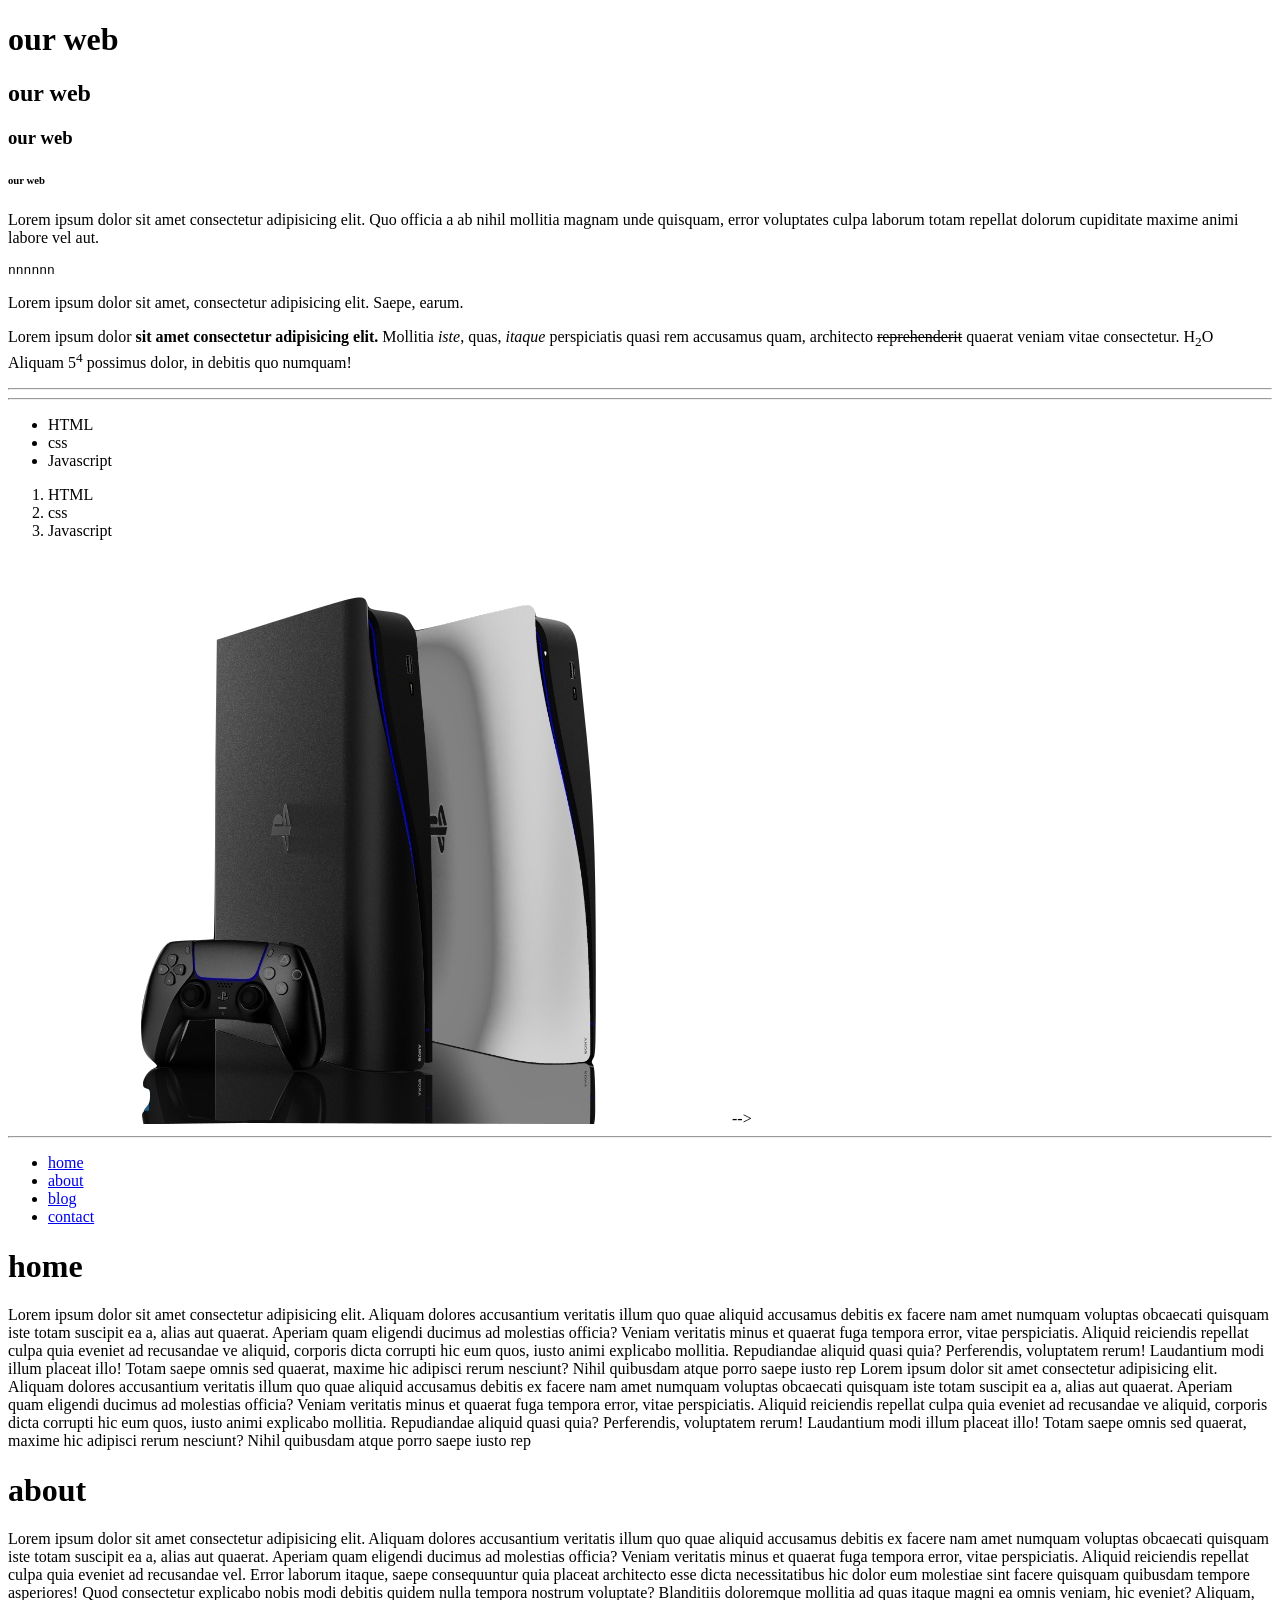
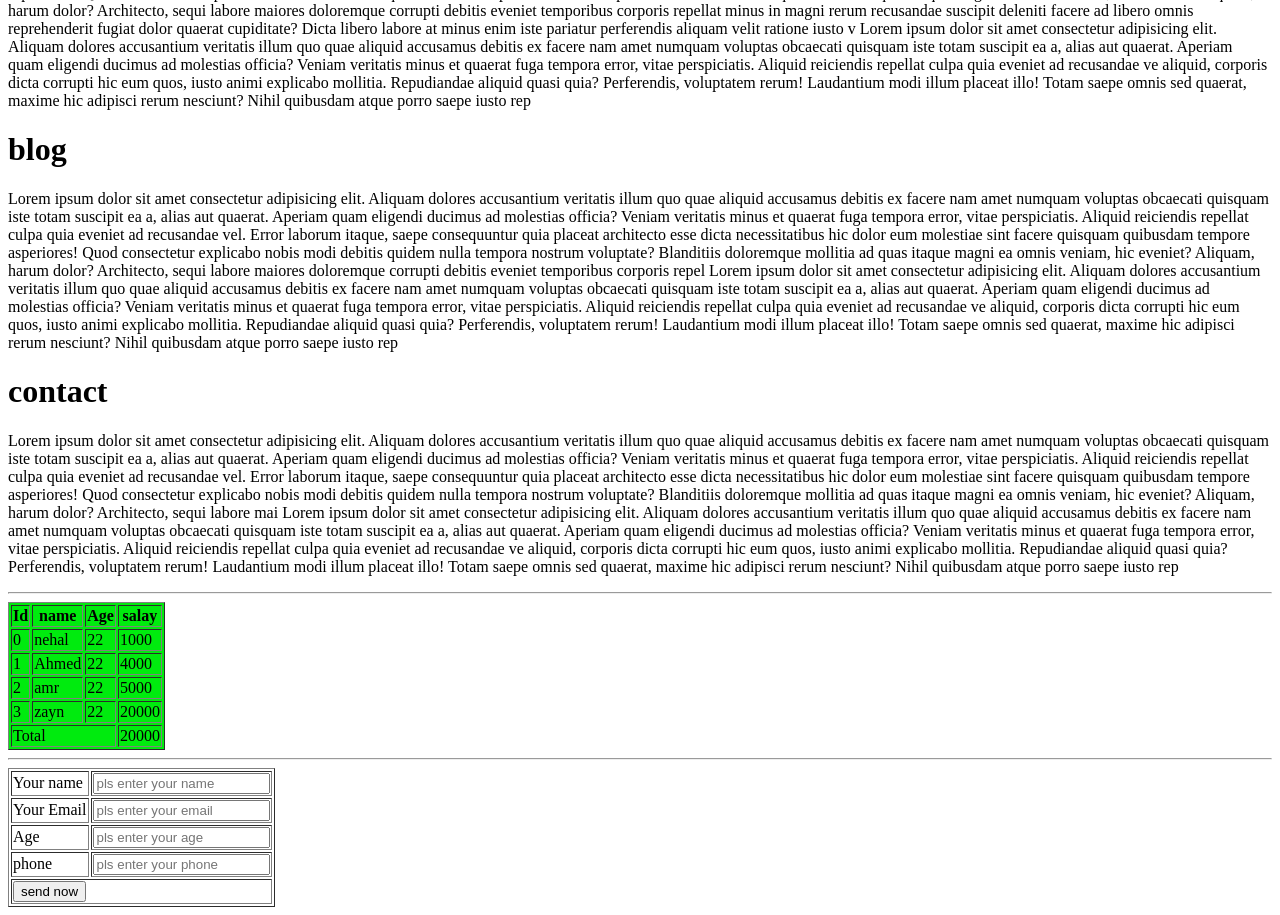
<file: day01/index.html>
<!DOCTYPE html>
<html lang="en">
  <head>
    <meta charset="UTF-8" />
    <meta name="viewport" content="width=device-width, initial-scale=1.0" />
    <meta name="keywords" content="my web , cloth ,Tshirt" />
    <meta name="description" content="you can find alll you need in our web" />
    <title>day1</title>
  </head>
  <body>
    <h1>our web</h1>
    <h2>our web</h2>
    <h3>our web</h3>
    <h6>our web</h6>
    <p>
      Lorem ipsum dolor sit amet consectetur adipisicing elit. Quo officia a ab
      nihil mollitia magnam unde quisquam, error voluptates culpa laborum totam
      repellat dolorum cupiditate maxime animi labore vel aut.
    </p>
    <pre>nnnnnn</pre>

    <p>
      <span>Lorem ipsum dolor sit amet,</span> consectetur adipisicing elit.
      Saepe, earum.
    </p>
    <p>
      Lorem ipsum dolor
      <b>sit amet <strong>consectetur</strong> adipisicing elit.</b> Mollitia
      <i>iste</i>, quas, <em>itaque</em> perspiciatis quasi rem accusamus quam,
      architecto <del>reprehenderit</del> quaerat veniam vitae consectetur.
      H<sub>2</sub>O Aliquam 5<sup>4</sup> possimus dolor, in debitis quo
      numquam!
    </p>
    <hr />
    <hr />

    <ul>
      <li>HTML</li>
      <li>css</li>
      <li>Javascript</li>
    </ul>

    <ol>
      <li>HTML</li>
      <li>css</li>
      <li>Javascript</li>
    </ol>

    <img src="./imgs/Arrivalimg1.png" alt="" /> -->
    <hr />
    <ul>
      <li><a href="#home">home</a></li>
      <li><a href="#about">about</a></li>

      <li><a href="#blog">blog</a></li>

      <li><a href="#contact">contact</a></li>
    </ul>

    <div id="home">
      <h1>home</h1>
      <p>
        Lorem ipsum dolor sit amet consectetur adipisicing elit. Aliquam dolores
        accusantium veritatis illum quo quae aliquid accusamus debitis ex facere
        nam amet numquam voluptas obcaecati quisquam iste totam suscipit ea a,
        alias aut quaerat. Aperiam quam eligendi ducimus ad molestias officia?
        Veniam veritatis minus et quaerat fuga tempora error, vitae
        perspiciatis. Aliquid reiciendis repellat culpa quia eveniet ad
        recusandae ve aliquid, corporis dicta corrupti hic eum quos, iusto animi
        explicabo mollitia. Repudiandae aliquid quasi quia? Perferendis,
        voluptatem rerum! Laudantium modi illum placeat illo! Totam saepe omnis
        sed quaerat, maxime hic adipisci rerum nesciunt? Nihil quibusdam atque
        porro saepe iusto rep Lorem ipsum dolor sit amet consectetur adipisicing
        elit. Aliquam dolores accusantium veritatis illum quo quae aliquid
        accusamus debitis ex facere nam amet numquam voluptas obcaecati quisquam
        iste totam suscipit ea a, alias aut quaerat. Aperiam quam eligendi
        ducimus ad molestias officia? Veniam veritatis minus et quaerat fuga
        tempora error, vitae perspiciatis. Aliquid reiciendis repellat culpa
        quia eveniet ad recusandae ve aliquid, corporis dicta corrupti hic eum
        quos, iusto animi explicabo mollitia. Repudiandae aliquid quasi quia?
        Perferendis, voluptatem rerum! Laudantium modi illum placeat illo! Totam
        saepe omnis sed quaerat, maxime hic adipisci rerum nesciunt? Nihil
        quibusdam atque porro saepe iusto rep
      </p>
    </div>
    <div id="about">
      <h1>about</h1>
      <p>
        Lorem ipsum dolor sit amet consectetur adipisicing elit. Aliquam dolores
        accusantium veritatis illum quo quae aliquid accusamus debitis ex facere
        nam amet numquam voluptas obcaecati quisquam iste totam suscipit ea a,
        alias aut quaerat. Aperiam quam eligendi ducimus ad molestias officia?
        Veniam veritatis minus et quaerat fuga tempora error, vitae
        perspiciatis. Aliquid reiciendis repellat culpa quia eveniet ad
        recusandae vel. Error laborum itaque, saepe consequuntur quia placeat
        architecto esse dicta necessitatibus hic dolor eum molestiae sint facere
        quisquam quibusdam tempore asperiores! Quod consectetur explicabo nobis
        modi debitis quidem nulla tempora nostrum voluptate? Blanditiis
        doloremque mollitia ad quas itaque magni ea omnis veniam, hic eveniet?
        Aliquam, harum dolor? Architecto, sequi labore maiores doloremque
        corrupti debitis eveniet temporibus corporis repellat minus in magni
        rerum recusandae suscipit deleniti facere ad libero omnis reprehenderit
        fugiat dolor quaerat cupiditate? Dicta libero labore at minus enim iste
        pariatur perferendis aliquam velit ratione iusto v Lorem ipsum dolor sit
        amet consectetur adipisicing elit. Aliquam dolores accusantium veritatis
        illum quo quae aliquid accusamus debitis ex facere nam amet numquam
        voluptas obcaecati quisquam iste totam suscipit ea a, alias aut quaerat.
        Aperiam quam eligendi ducimus ad molestias officia? Veniam veritatis
        minus et quaerat fuga tempora error, vitae perspiciatis. Aliquid
        reiciendis repellat culpa quia eveniet ad recusandae ve aliquid,
        corporis dicta corrupti hic eum quos, iusto animi explicabo mollitia.
        Repudiandae aliquid quasi quia? Perferendis, voluptatem rerum!
        Laudantium modi illum placeat illo! Totam saepe omnis sed quaerat,
        maxime hic adipisci rerum nesciunt? Nihil quibusdam atque porro saepe
        iusto rep
      </p>
    </div>
    <div id="blog">
      <h1>blog</h1>
      <p>
        Lorem ipsum dolor sit amet consectetur adipisicing elit. Aliquam dolores
        accusantium veritatis illum quo quae aliquid accusamus debitis ex facere
        nam amet numquam voluptas obcaecati quisquam iste totam suscipit ea a,
        alias aut quaerat. Aperiam quam eligendi ducimus ad molestias officia?
        Veniam veritatis minus et quaerat fuga tempora error, vitae
        perspiciatis. Aliquid reiciendis repellat culpa quia eveniet ad
        recusandae vel. Error laborum itaque, saepe consequuntur quia placeat
        architecto esse dicta necessitatibus hic dolor eum molestiae sint facere
        quisquam quibusdam tempore asperiores! Quod consectetur explicabo nobis
        modi debitis quidem nulla tempora nostrum voluptate? Blanditiis
        doloremque mollitia ad quas itaque magni ea omnis veniam, hic eveniet?
        Aliquam, harum dolor? Architecto, sequi labore maiores doloremque
        corrupti debitis eveniet temporibus corporis repel Lorem ipsum dolor sit
        amet consectetur adipisicing elit. Aliquam dolores accusantium veritatis
        illum quo quae aliquid accusamus debitis ex facere nam amet numquam
        voluptas obcaecati quisquam iste totam suscipit ea a, alias aut quaerat.
        Aperiam quam eligendi ducimus ad molestias officia? Veniam veritatis
        minus et quaerat fuga tempora error, vitae perspiciatis. Aliquid
        reiciendis repellat culpa quia eveniet ad recusandae ve aliquid,
        corporis dicta corrupti hic eum quos, iusto animi explicabo mollitia.
        Repudiandae aliquid quasi quia? Perferendis, voluptatem rerum!
        Laudantium modi illum placeat illo! Totam saepe omnis sed quaerat,
        maxime hic adipisci rerum nesciunt? Nihil quibusdam atque porro saepe
        iusto rep
      </p>
    </div>
    <div id="contact">
      <h1>contact</h1>
      <p>
        Lorem ipsum dolor sit amet consectetur adipisicing elit. Aliquam dolores
        accusantium veritatis illum quo quae aliquid accusamus debitis ex facere
        nam amet numquam voluptas obcaecati quisquam iste totam suscipit ea a,
        alias aut quaerat. Aperiam quam eligendi ducimus ad molestias officia?
        Veniam veritatis minus et quaerat fuga tempora error, vitae
        perspiciatis. Aliquid reiciendis repellat culpa quia eveniet ad
        recusandae vel. Error laborum itaque, saepe consequuntur quia placeat
        architecto esse dicta necessitatibus hic dolor eum molestiae sint facere
        quisquam quibusdam tempore asperiores! Quod consectetur explicabo nobis
        modi debitis quidem nulla tempora nostrum voluptate? Blanditiis
        doloremque mollitia ad quas itaque magni ea omnis veniam, hic eveniet?
        Aliquam, harum dolor? Architecto, sequi labore mai Lorem ipsum dolor sit
        amet consectetur adipisicing elit. Aliquam dolores accusantium veritatis
        illum quo quae aliquid accusamus debitis ex facere nam amet numquam
        voluptas obcaecati quisquam iste totam suscipit ea a, alias aut quaerat.
        Aperiam quam eligendi ducimus ad molestias officia? Veniam veritatis
        minus et quaerat fuga tempora error, vitae perspiciatis. Aliquid
        reiciendis repellat culpa quia eveniet ad recusandae ve aliquid,
        corporis dicta corrupti hic eum quos, iusto animi explicabo mollitia.
        Repudiandae aliquid quasi quia? Perferendis, voluptatem rerum!
        Laudantium modi illum placeat illo! Totam saepe omnis sed quaerat,
        maxime hic adipisci rerum nesciunt? Nihil quibusdam atque porro saepe
        iusto rep
      </p>
    </div>
    <hr />

    <table border="1" bgcolor="whiteblue">
      <thead>
        <tr>
          <th>Id</th>
          <th>name</th>
          <th>Age</th>
          <th>salay</th>
        </tr>
      </thead>
      <tr>
        <td>0</td>
        <td>nehal</td>
        <td>22</td>
        <td>1000</td>
      </tr>

      <tr>
        <td>1</td>
        <td>Ahmed</td>
        <td>22</td>
        <td>4000</td>
      </tr>
      <tr>
        <td>2</td>
        <td>amr</td>
        <td>22</td>
        <td>5000</td>
      </tr>
      <tr>
        <td>3</td>
        <td>zayn</td>
        <td>22</td>
        <td>20000</td>
      </tr>
      <tfoot>
        <tr>
          <td colspan="3">Total</td>
          <td>20000</td>
        </tr>
      </tfoot>
    </table>

    <hr />

    <table border="1">
      <tr>
        <td><label for="name">Your name</label></td>
        <td colspan="4">
          <input type="text" id="name" placeholder="pls enter your name" />
        </td>
      </tr>
      <tr>
        <td><label for="email">Your Email</label></td>
        <td colspan="4">
          <input
            type="email"
            id="email"
            placeholder="pls enter your email"
            required
          />
        </td>
      </tr>
      <tr>
        <td><label for="age">Age</label></td>
        <td colspan="4">
          <input
            type="number"
            for="age"
            placeholder="pls enter your age"
            required
          />
        </td>
      </tr>
      <tr>
        <td><label for="phone">phone</label></td>
        <td colspan="4">
          <input
            type="text"
            placeholder="pls enter your phone"
            id="phone"
            required
          />
        </td>
      </tr>
      <!-- <tr>
        <td><label for="">Your name</label></td>
        <td colspan="4"><input type="text" /></td>
      </tr>
      <tr>
        <td><label for="">Your name</label></td>
        <td colspan="4"><input type="text" /></td>
      </tr>
      <tr> -->
        <td colspan="5"><button type="submit">send now</button></td>
      </tr>
    </table>
  </body>
</html>
</file>
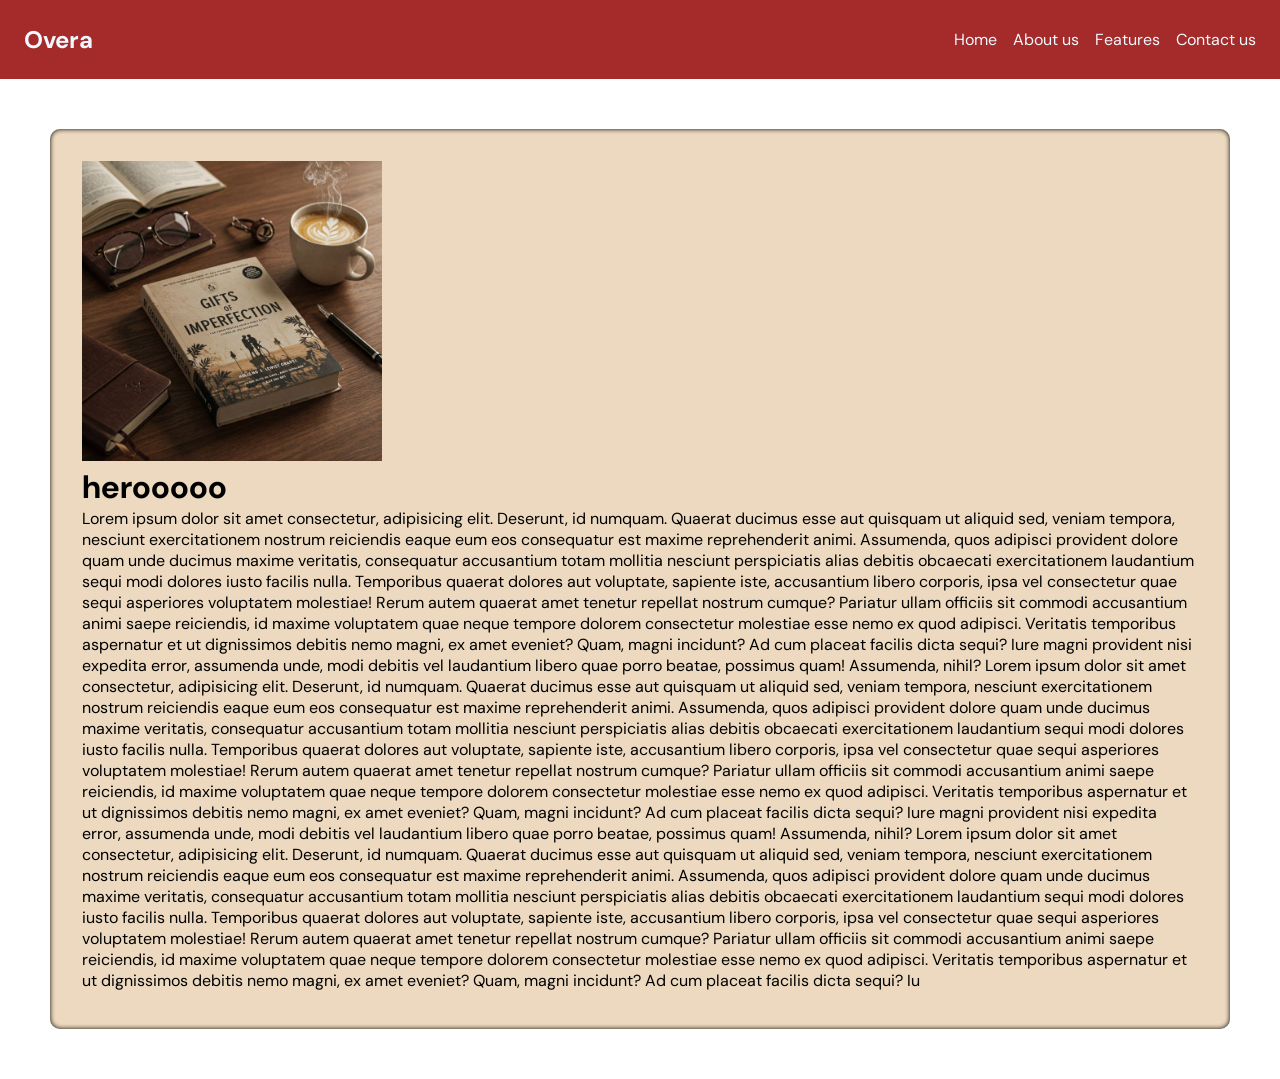
<file: day02/index.html>
<!DOCTYPE html>
<html lang="en">
  <head>
    <meta charset="UTF-8" />
    <meta name="viewport" content="width=device-width, initial-scale=1.0" />
    <title>Day 2</title>
    <link rel="stylesheet" href="assets/css/style.css" />
  </head>
  <body>
    <!-- <h1>Hello World</h1>
    <video controls width="400px" muted>
      <source src="assets/s.mp4" />
      <track src="assets/translation_Arabic.vtt" label="Arabic"  kind="subtitles"></track>
      <track src="assets/translation_english.vtt" label="English" kind="subtitles"></track>

    </video>

    <iframe
      width="853"
      height="480"
      src="https://www.youtube.com/embed/CqIQSUtEHTc"
      title="ماشا والدب 🐻👱‍♀️  احبس نَفَسَك 🍓🥧 (الحلقة 22)"
      frameborder="0"
      allow="accelerometer; autoplay; clipboard-write; encrypted-media; gyroscope; picture-in-picture; web-share"
      referrerpolicy="strict-origin-when-cross-origin"
      allowfullscreen
    ></iframe>
    <br />
    <audio
      controls
      src="assets/WhatsApp Audio 2025-09-29 at 15.17.38_a79d5d42.dat.unknown"
    ></audio>

    <iframe
      src="https://www.google.com/maps/embed?pb=!1m18!1m12!1m3!1d6870.216368034124!2d31.491989359952864!3d30.574491285867598!2m3!1f0!2f0!3f0!3m2!1i1024!2i768!4f13.1!3m3!1m2!1s0x14f7f058e039587d%3A0x5dbce3320290d436!2z2YPZgdixINmF2K3ZhdivINit2LPZitmG2Iwg2KfZhNiy2YLYp9iy2YrZgtiMINmF2K3Yp9mB2LjYqSDYp9mE2LTYsdmC2YrYqQ!5e0!3m2!1sar!2seg!4v1759149314793!5m2!1sar!2seg"
      width="600"
      height="450"
      style="border: 0"
      allowfullscreen=""
      loading="lazy"
      referrerpolicy="no-referrer-when-downgrade"
    ></iframe>

    <hr />
    <div class="radio">
      <label for="">Gender</label>
      <div>
        <input type="radio" name="gender" id="male" />
        <label for="male">Male</label>
      </div>
      <div>
        <input type="radio" name="gender" id="male" />
        <label for="male">Male</label>
      </div>
    </div>
    <br />
    <br />
    <br />
    <br />
    <br />
    <br />
    <br />
    <br />
    <div class="checkbox">
      <label for="">Languages</label>
      <div>
        <input type="checkbox" name="lang" id="html" />
        <label for="html">html</label>
      </div>
      <div>
        <input type="checkbox" name="lang" id="css" />
        <label for="css">css</label>
      </div>
      <div>
        <input type="checkbox" name="lang" id="Js" />
        <label for="Js">Js</label>
      </div>
    </div>
    <hr />
    <br />
    <br />
    <br />
    <form action="">
      <label for="lang">Lang</label>
      <input list="lang" />

      <datalist id="lang">
        <option value="Arbic"></option>
        <option value="English"></option>
      </datalist>
    </form>
    <br />
    <br />
    <br /> -->

    <header>
      <nav>
        <h1>Overa</h1>
        <ul class="nav_items">
          <li>Home</li>
          <li>About us</li>
          <li>Features</li>
          <li>Contact us</li>
        </ul>
      </nav>
    </header>
    <main>
      <div class="hero">
        <div>
          <img
            src="assets/imgs/a243eea8da93399890aa0cdb551953b2.jpg"
            alt=""
            width="300px"
          />
        </div>
        <h1>herooooo</h1>
        <p>
          Lorem ipsum dolor sit amet consectetur, adipisicing elit. Deserunt, id
          numquam. Quaerat ducimus esse aut quisquam ut aliquid sed, veniam
          tempora, nesciunt exercitationem nostrum reiciendis eaque eum eos
          consequatur est maxime reprehenderit animi. Assumenda, quos adipisci
          provident dolore quam unde ducimus maxime veritatis, consequatur
          accusantium totam mollitia nesciunt perspiciatis alias debitis
          obcaecati exercitationem laudantium sequi modi dolores iusto facilis
          nulla. Temporibus quaerat dolores aut voluptate, sapiente iste,
          accusantium libero corporis, ipsa vel consectetur quae sequi
          asperiores voluptatem molestiae! Rerum autem quaerat amet tenetur
          repellat nostrum cumque? Pariatur ullam officiis sit commodi
          accusantium animi saepe reiciendis, id maxime voluptatem quae neque
          tempore dolorem consectetur molestiae esse nemo ex quod adipisci.
          Veritatis temporibus aspernatur et ut dignissimos debitis nemo magni,
          ex amet eveniet? Quam, magni incidunt? Ad cum placeat facilis dicta
          sequi? Iure magni provident nisi expedita error, assumenda unde, modi
          debitis vel laudantium libero quae porro beatae, possimus quam!
          Assumenda, nihil? Lorem ipsum dolor sit amet consectetur, adipisicing
          elit. Deserunt, id numquam. Quaerat ducimus esse aut quisquam ut
          aliquid sed, veniam tempora, nesciunt exercitationem nostrum
          reiciendis eaque eum eos consequatur est maxime reprehenderit animi.
          Assumenda, quos adipisci provident dolore quam unde ducimus maxime
          veritatis, consequatur accusantium totam mollitia nesciunt
          perspiciatis alias debitis obcaecati exercitationem laudantium sequi
          modi dolores iusto facilis nulla. Temporibus quaerat dolores aut
          voluptate, sapiente iste, accusantium libero corporis, ipsa vel
          consectetur quae sequi asperiores voluptatem molestiae! Rerum autem
          quaerat amet tenetur repellat nostrum cumque? Pariatur ullam officiis
          sit commodi accusantium animi saepe reiciendis, id maxime voluptatem
          quae neque tempore dolorem consectetur molestiae esse nemo ex quod
          adipisci. Veritatis temporibus aspernatur et ut dignissimos debitis
          nemo magni, ex amet eveniet? Quam, magni incidunt? Ad cum placeat
          facilis dicta sequi? Iure magni provident nisi expedita error,
          assumenda unde, modi debitis vel laudantium libero quae porro beatae,
          possimus quam! Assumenda, nihil? Lorem ipsum dolor sit amet
          consectetur, adipisicing elit. Deserunt, id numquam. Quaerat ducimus
          esse aut quisquam ut aliquid sed, veniam tempora, nesciunt
          exercitationem nostrum reiciendis eaque eum eos consequatur est maxime
          reprehenderit animi. Assumenda, quos adipisci provident dolore quam
          unde ducimus maxime veritatis, consequatur accusantium totam mollitia
          nesciunt perspiciatis alias debitis obcaecati exercitationem
          laudantium sequi modi dolores iusto facilis nulla. Temporibus quaerat
          dolores aut voluptate, sapiente iste, accusantium libero corporis,
          ipsa vel consectetur quae sequi asperiores voluptatem molestiae! Rerum
          autem quaerat amet tenetur repellat nostrum cumque? Pariatur ullam
          officiis sit commodi accusantium animi saepe reiciendis, id maxime
          voluptatem quae neque tempore dolorem consectetur molestiae esse nemo
          ex quod adipisci. Veritatis temporibus aspernatur et ut dignissimos
          debitis nemo magni, ex amet eveniet? Quam, magni incidunt? Ad cum
          placeat facilis dicta sequi? Iu
        </p>
      </div>
    </main>
  </body>
</html>
</file>
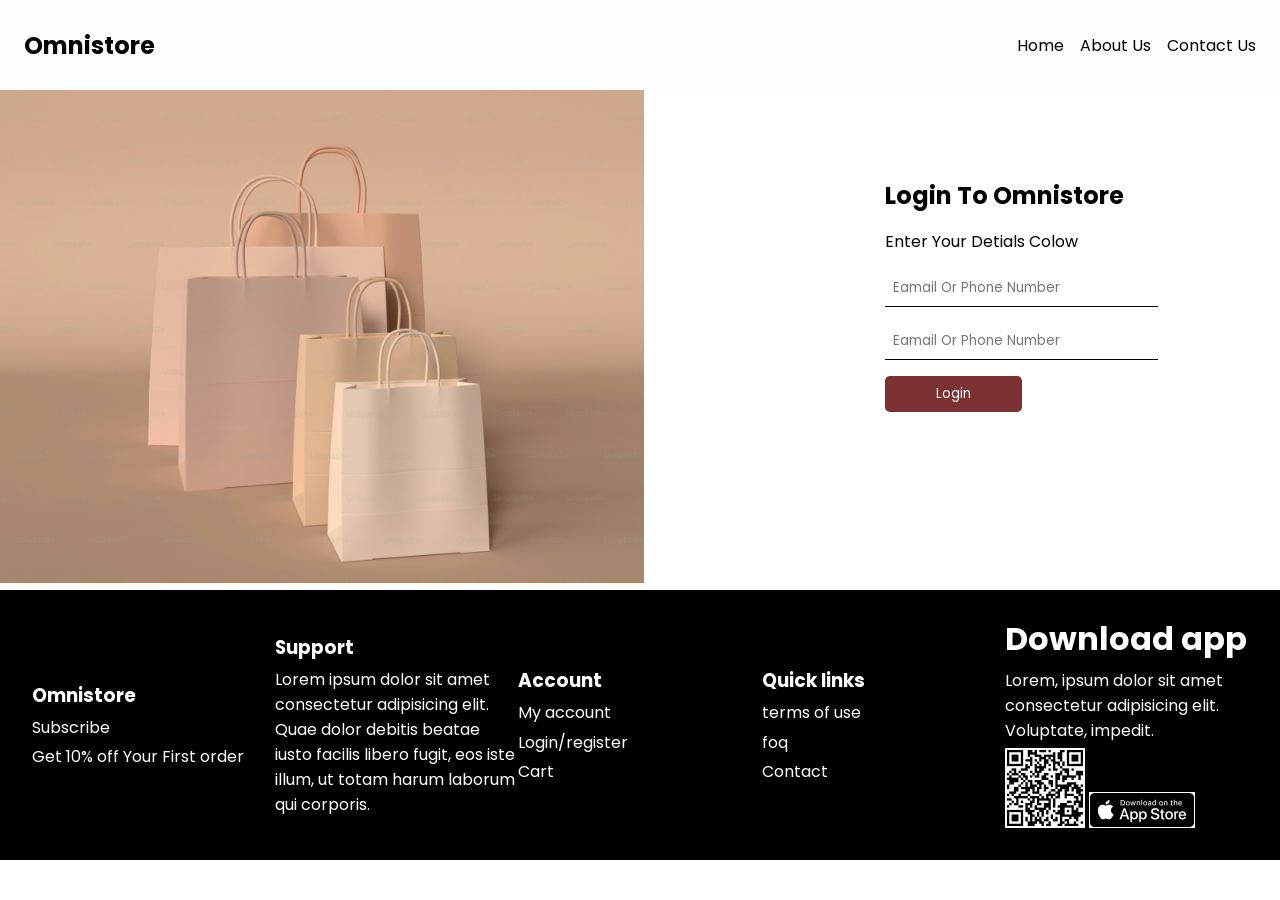
<file: day03/index.html>
<!DOCTYPE html>
<html lang="en">
  <head>
    <meta charset="UTF-8" />
    <meta name="viewport" content="width=device-width, initial-scale=1.0" />
    <title>Day3</title>
    <link rel="stylesheet" href="assets/style.css" />
  </head>
  <body>
    <nav>
      <h2>Omnistore</h2>
      <ul>
        <li><a href="#">Home</a></li>
        <!-- <li><a href="#">Features</a></li> -->
        <li><a href="#">About Us</a></li>
        <li><a href="#">Contact Us</a></li>
      </ul>
    </nav>
    <!-- <header>
      <h1>Trivago</h1>
    </header> -->

    <main>
      <!-- <section class="sec1">
        <div class="div1"></div>
        <div class="div1"></div>
        <div class="div1"></div>
        <div class="div1"></div>
        <div class="div1"></div>
        <div class="div1"></div>

        <div class="clear"></div>
        <h1>web design</h1>
        <p>
          Lorem ipsum, dolor sit amet consectetur adipisicing elit. Porro cumque
          inventore, id eos voluptatum repellendus esse, possimus aspernatur
          ducimus ipsum optio ullam officia vitae exercitationem nobis soluta,
          natus ab deserunt?
        </p>
      </section> -->
      <section class="hero">
        <div class="left">
          <img
            src="assets/WhatsApp Image 2025-10-03 at 16.16.05_ef3f94a3.jpg"
            alt="hero"
          />
        </div>
        <div class="right">
          <h1>Login To Omnistore</h1>
          <p>Enter Your Detials Colow</p>

          <div>
            <input type="text" placeholder="Eamail Or Phone Number" />
          </div>

          <div>
            <input type="text" placeholder="Eamail Or Phone Number" />
          </div>
          <button type="submit">Login</button>
        </div>
      </section>
    </main>

    <footer>
      <div class="item">
        <h3>Omnistore</h3>
        <p>Subscribe</p>
        <p>Get 10% off Your First order</p>
      </div>
      <div class="item">
        <h3>Support</h3>
        <p>
          Lorem ipsum dolor sit amet consectetur adipisicing elit. Quae dolor
          debitis beatae iusto facilis libero fugit, eos iste illum, ut totam
          harum laborum qui corporis.
        </p>
      </div>
      <div class="item">
        <h3>Account</h3>
        <p>My account</p>
        <p>Login/register</p>
        <p>Cart</p>
      </div>
      <div class="item">
        <h3>Quick links</h3>
        <p>terms of use</p>
        <p>foq</p>
        <p>Contact</p>
      </div>
      <div class="item">
        <h1>Download app</h1>
        <p>
          Lorem, ipsum dolor sit amet consectetur adipisicing elit. Voluptate,
          impedit.
        </p>
        <div class="imgs">
          <img
            src="assets/WhatsApp Image 2025-10-03 at 16.16.04_ce4313c8.jpg"
            alt=""
          />
          <img
            src="assets/WhatsApp Image 2025-10-03 at 16.16.04_13087d24.jpg"
            alt=""
          />
        </div>
      </div>
    </footer>
  </body>
</html>
</file>
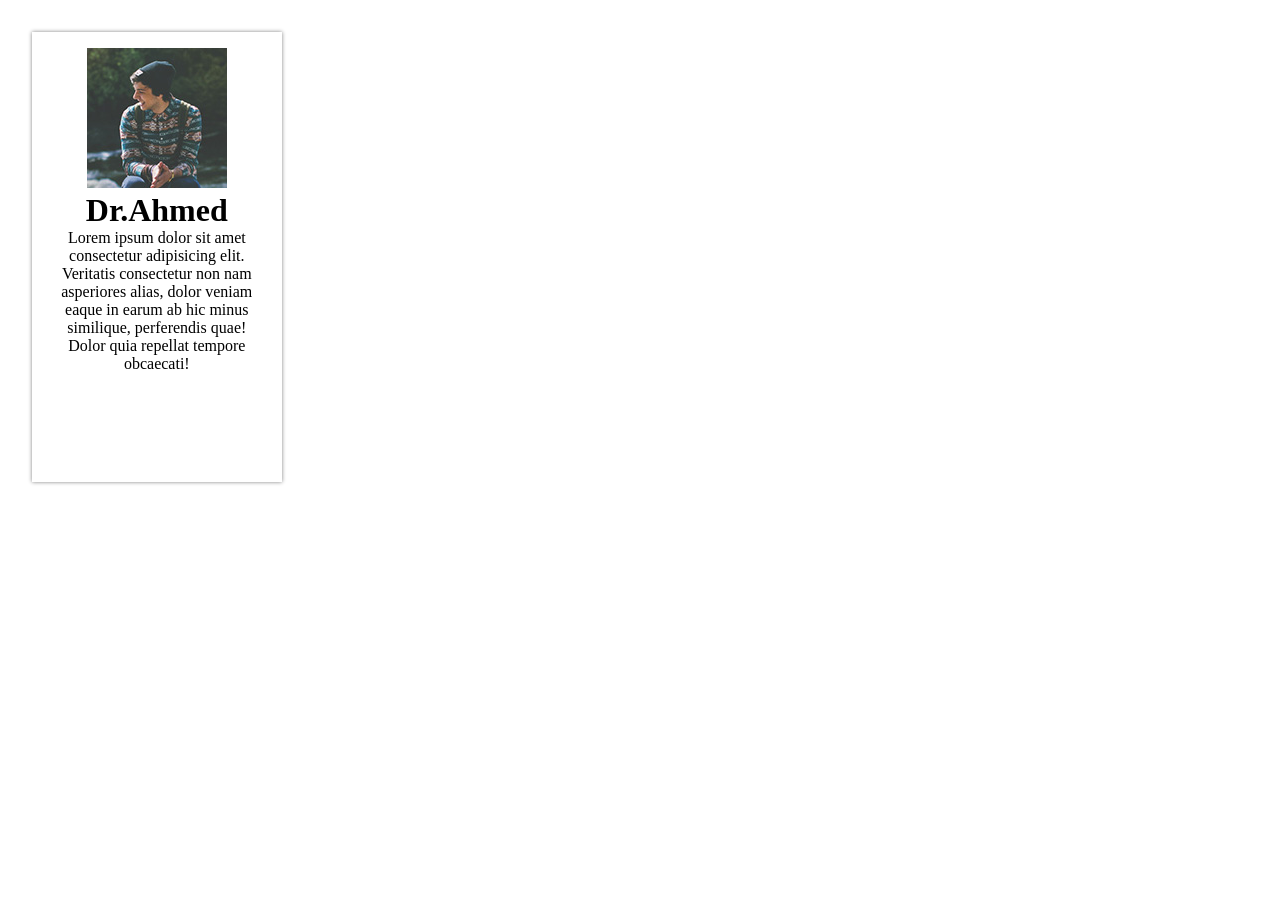
<file: day04/index.html>
<!DOCTYPE html>
<html lang="en">
  <head>
    <meta charset="UTF-8" />
    <meta name="viewport" content="width=device-width, initial-scale=1.0" />
    <title>Document</title>
    <link rel="stylesheet" href="css/all.css" />
    <link rel="stylesheet" href="css/style.css" />
    <link rel="stylesheet" href="css/all.min.css" />
  </head>
  <body>
    <!-- <nav></nav>
    <section class="hero"></section>
    <p class="cir">
      <i class="fa-brands fa-facebook"></i>
    </p>

    <table>
      <thead>
        <tr>
          <th>name</th>
          <th>Age</th>
          <th>Gender</th>
          <th>Salary</th>
        </tr>
      </thead>

      <tr>
        <td>Ahmed</td>
        <td>23</td>
        <td>male</td>
        <td>5000</td>
      </tr>
      <tr>
        <td>Ahmed</td>
        <td>23</td>
        <td>male</td>
        <td>5000</td>
      </tr>
      <tr>
        <td>Ahmed</td>
        <td>23</td>
        <td>male</td>
        <td>5000</td>
      </tr>
      <tr>
        <td>Ahmed</td>
        <td>23</td>
        <td>male</td>
        <td>5000</td>
      </tr>
      <tr>
        <td>Ahmed</td>
        <td>23</td>
        <td>male</td>
        <td>5000</td>
      </tr>
    </table>

    <div class="parent">
      <div class="child"></div>
      <div class="child"></div>
    </div>
    <div class="clear"></div>

    <div class="up">Up</div>

    <div class="parent2">
      <div class="child2"></div>
    </div> 

    <div class="scroll">
      <p>
        Lorem ipsum dolor sit amet consectetur adipisicing elit. Architecto
        asperiores omnis repudiandae ab velit repellendus quia reiciendis.
        Provident repellat nulla reiciendis saepe voluptates vel, deserunt esse
        suscipit eveniet dolores voluptatum et voluptatem nam tempore iste cum
        perspiciatis temporibus distinctio eaque obcaecati facere officiis
        voluptas quae officia! Tenetur consectetur illo maxime! Magnam
        laboriosam mollitia sed veritatis iste eaque consequatur impedit labore,
        natus enim quis blanditiis, nostrum veniam dignissimos nesciunt dolorum
        provident velit fugit officiis unde minima est. Eveniet adipisci ipsum
        atque voluptatibus doloremque delectus fugiat similique cupiditate
        dolorum ipsa molestias, et explicabo beatae numquam voluptatem
        voluptatum quaerat laborum perspiciatis repellat vel quo a ea
        aspernatur! Quasi dicta sint cupiditate soluta pariatur iure eaque quo,
        quam magni at repellat tempore fugit architecto qui, fugiat, hic
        repellendus molestias nulla? Dolorem laudantium ad explicabo vero
        doloremque accusantium a quidem, illum ipsam iusto eveniet perferendis
        velit architecto consectetur quod aut, beatae est optio perspiciatis
        doloribus? Rem, explicabo. Aut qui id deserunt dignissimos aspernatur
        odit. Est culpa nam optio voluptatum recusandae dolorem nostrum ratione,
        quae dolor quasi ut iste! Minima omnis atque, odio minus animi iusto
        quisquam nisi quis enim architecto magnam eos eius iste velit. Maxime
        quisquam modi a ducimus eligendi. Quae sapiente mollitia voluptatem
        expedita, vero maxime similique esse architecto rem iste officia
        molestias facere ut. Velit suscipit atque dolores pariatur incidunt ab,
        dolor asperiores et cupiditate ipsam placeat veniam vel nisi, aut
        numquam delectus enim dolorem magni, qui dicta necessitatibus eum
        nostrum doloribus quae. Eveniet sit ipsum consequatur tenetur aliquam
        autem dicta culpa, vel at id voluptate aliquid beatae est sunt illo
        excepturi dolorem debitis consectetur sapiente! Iure laboriosam nobis
        sed voluptas fugiat omnis perspiciatis repellat quos modi veniam
        dolorum, cum optio error vel tenetur iste saepe alias odit, dolore,
        suscipit sapiente? Labore atque accusamus aperiam a ea cumque mollitia
        ipsum! Quam, provident!
      </p>
    </div> -->

    <div class="cards">
      <div class="card">
        <div class="inner">
          <div class="face">
            <div class="img">
              <img src="./imgs/about-7.jpg" alt="" />
            </div>
            <h1>Dr.Ahmed</h1>
            <p>
              Lorem ipsum dolor sit amet consectetur adipisicing elit. Veritatis
              consectetur non nam asperiores alias, dolor veniam eaque in earum
              ab hic minus similique, perferendis quae! Dolor quia repellat
              tempore obcaecati!
            </p>
          </div>
          <div class="back">
            <button>see more</button>
          </div>
        </div>
      </div>
    </div>
  </body>
</html>
</file>
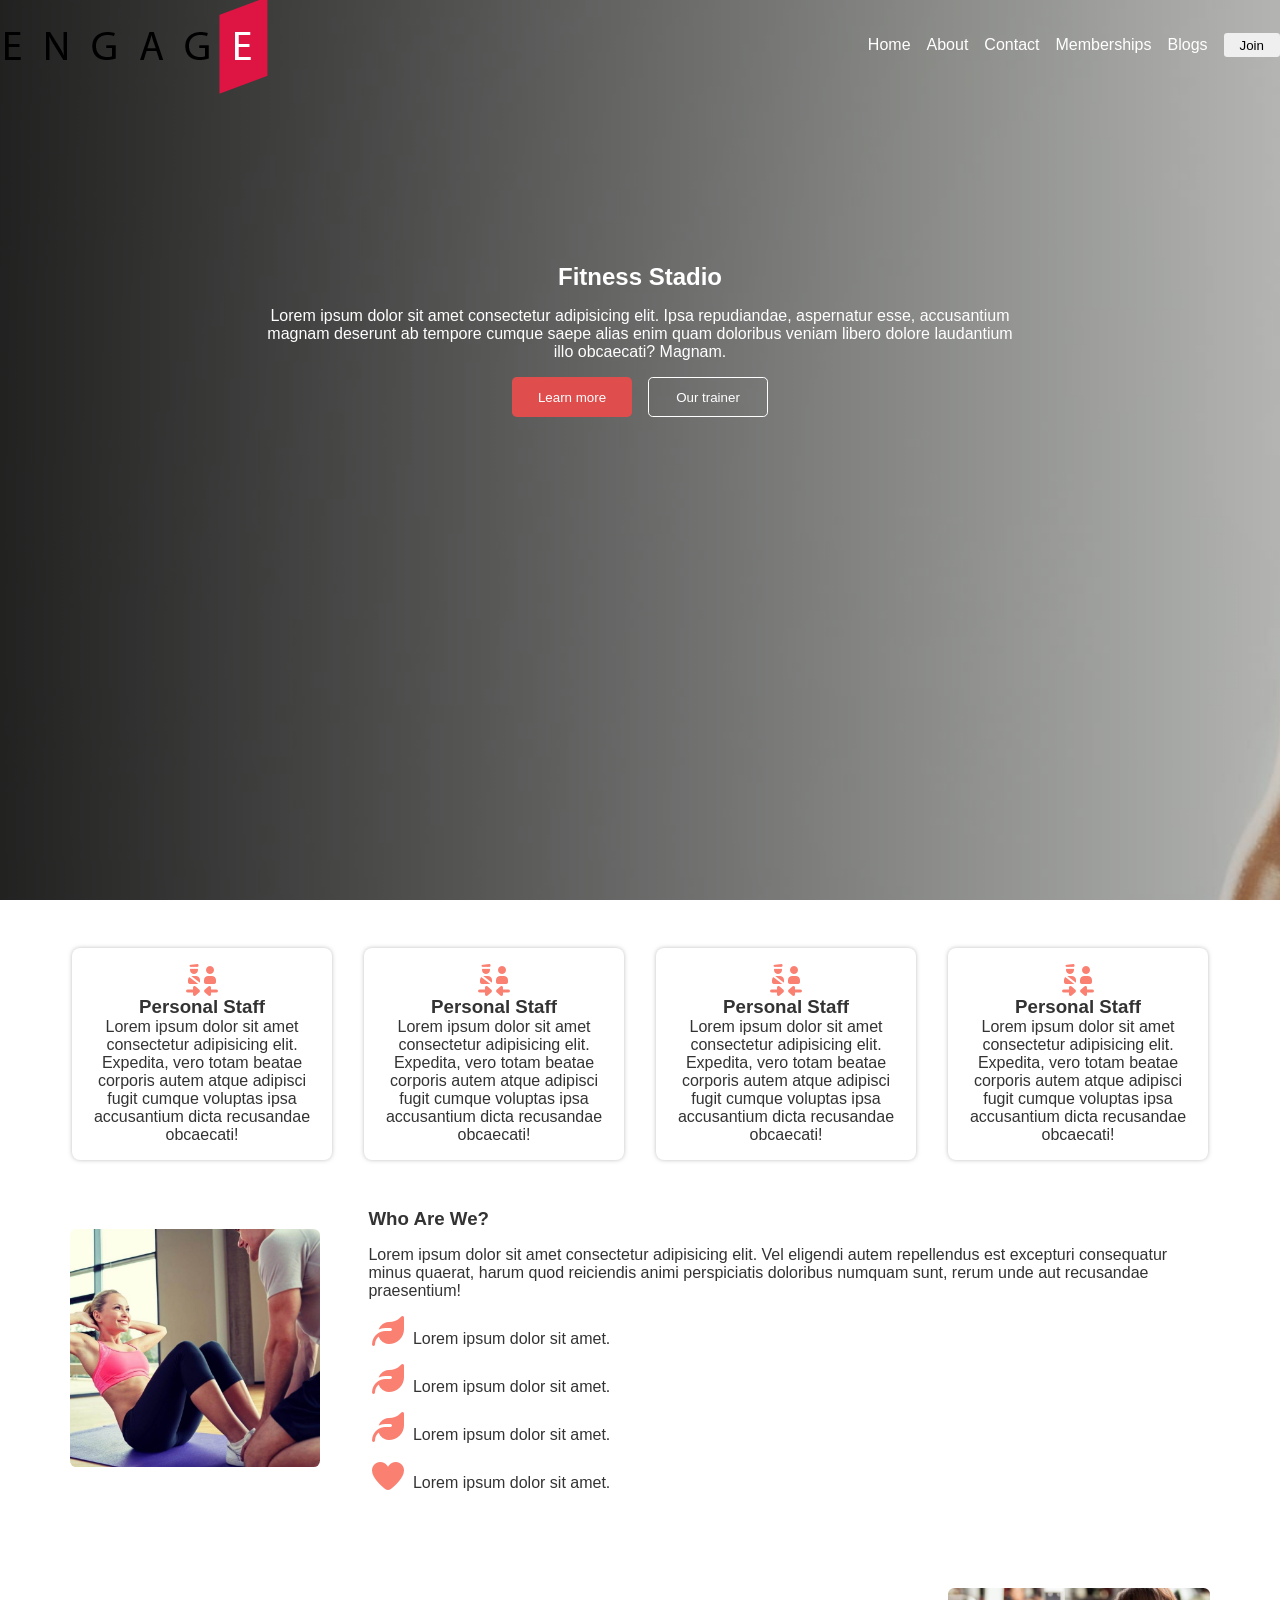
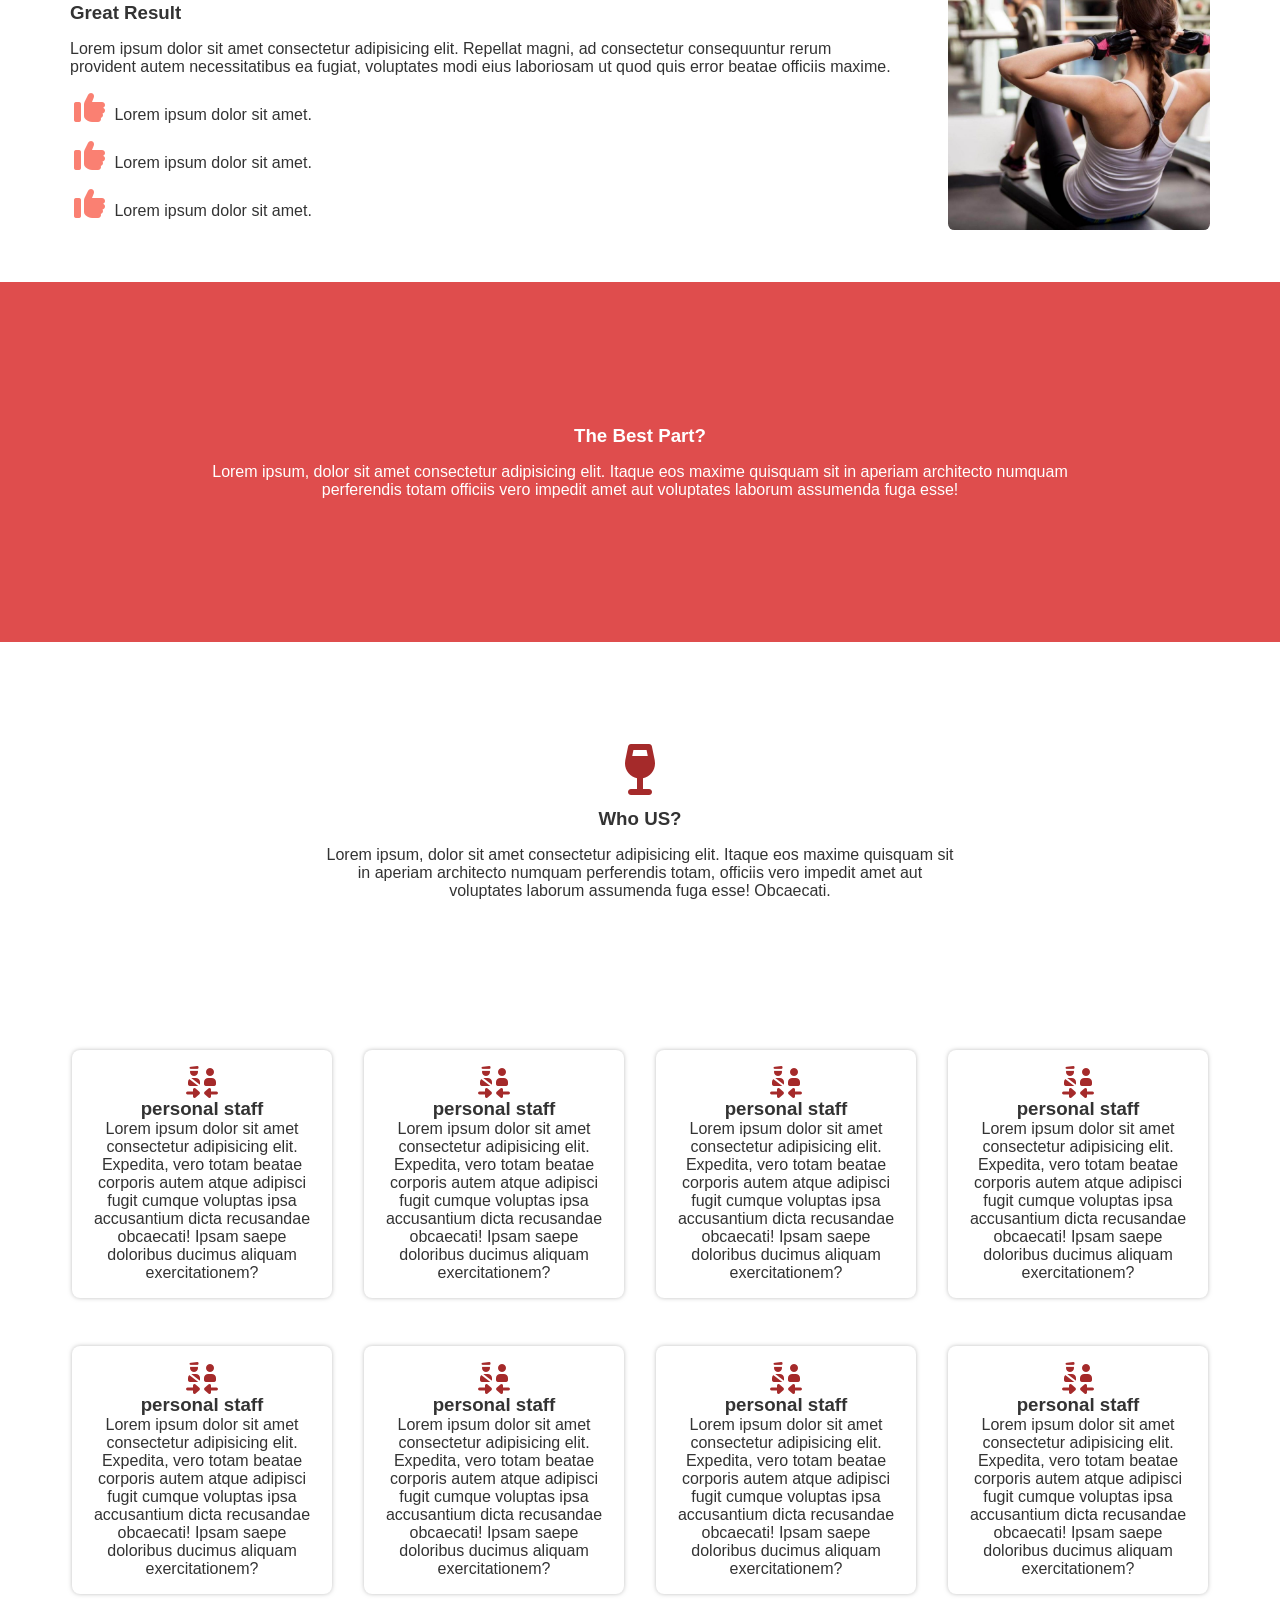
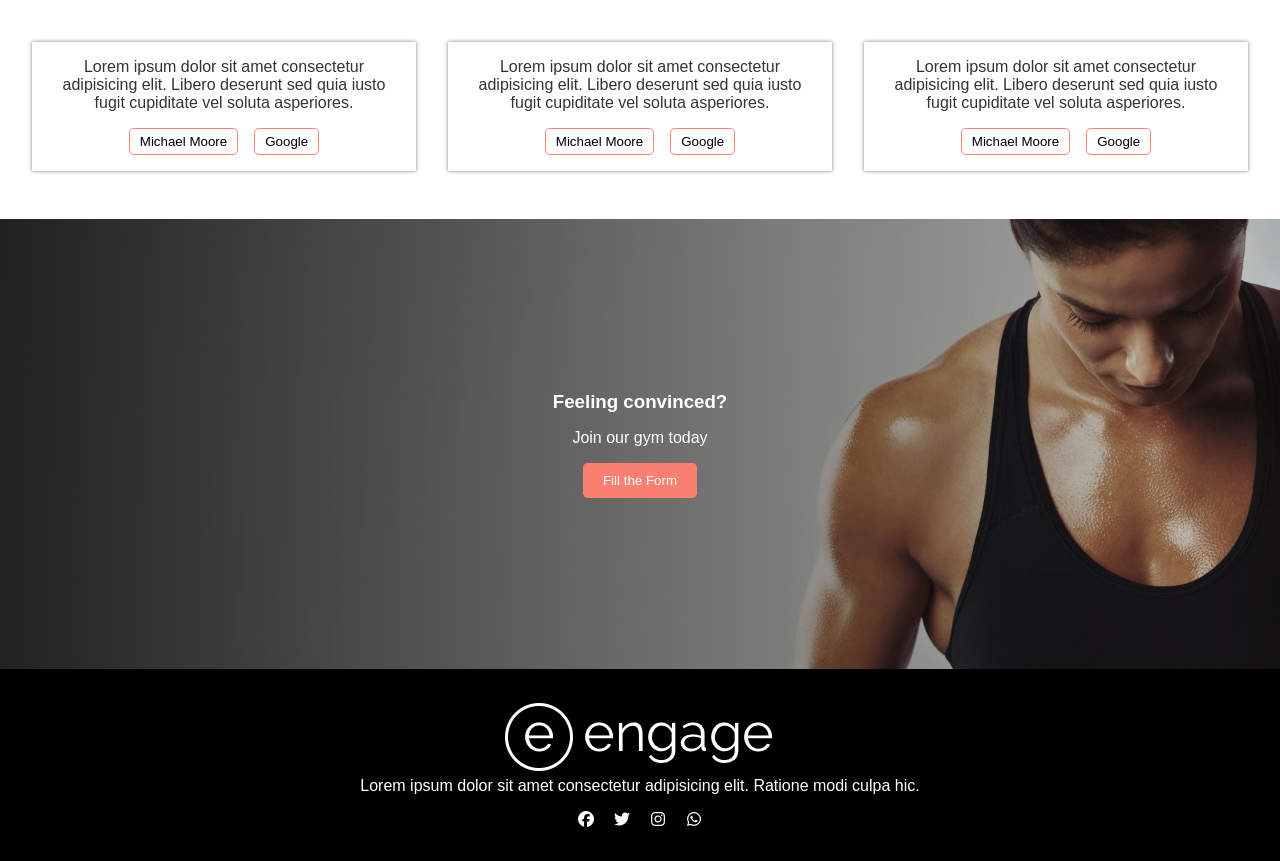
<file: day05/index.html>
<!DOCTYPE html>
<html lang="en">
  <head>
    <meta charset="UTF-8" />
    <meta name="viewport" content="width=device-width, initial-scale=1.0" />
    <title>Day 5</title>
    <link rel="stylesheet" href="css/style.css" />
    <link rel="stylesheet" href="css/all.min.css" />
  </head>
  <body>
    <header>
      <nav>
        <img src="imgs/fitness-dark.png" alt="" />
        <div class="nav_item">
          <ul>
            <li>Home</li>
            <li>About</li>
            <li>Contact</li>
            <li>Memberships</li>
            <li>Blogs</li>
          </ul>
          <button>Join</button>
        </div>
      </nav>

      <section class="hero">
        <h1>Fitness Stadio</h1>
        <p>
          Lorem ipsum dolor sit amet consectetur adipisicing elit. Ipsa
          repudiandae, aspernatur esse, accusantium magnam deserunt ab tempore
          cumque saepe alias enim quam doloribus veniam libero dolore laudantium
          illo obcaecati? Magnam.
        </p>
        <div class="btns">
          <button class="btn1">Learn more</button>
          <button class="btn2">Our trainer</button>
        </div>
      </section>
    </header>
    <main>
      <div class="container">
        <section class="cards1">
          <div class="card1">
            <i class="fa-solid fa-person-military-to-person"></i>
            <h3>Personal Staff</h3>
            <p>
              Lorem ipsum dolor sit amet consectetur adipisicing elit. Expedita,
              vero totam beatae corporis autem atque adipisci fugit cumque
              voluptas ipsa accusantium dicta recusandae obcaecati!
            </p>
          </div>
          <div class="card1">
            <i class="fa-solid fa-person-military-to-person"></i>
            <h3>Personal Staff</h3>
            <p>
              Lorem ipsum dolor sit amet consectetur adipisicing elit. Expedita,
              vero totam beatae corporis autem atque adipisci fugit cumque
              voluptas ipsa accusantium dicta recusandae obcaecati!
            </p>
          </div>
          <div class="card1">
            <i class="fa-solid fa-person-military-to-person"></i>
            <h3>Personal Staff</h3>
            <p>
              Lorem ipsum dolor sit amet consectetur adipisicing elit. Expedita,
              vero totam beatae corporis autem atque adipisci fugit cumque
              voluptas ipsa accusantium dicta recusandae obcaecati!
            </p>
          </div>
          <div class="card1">
            <i class="fa-solid fa-person-military-to-person"></i>
            <h3>Personal Staff</h3>
            <p>
              Lorem ipsum dolor sit amet consectetur adipisicing elit. Expedita,
              vero totam beatae corporis autem atque adipisci fugit cumque
              voluptas ipsa accusantium dicta recusandae obcaecati!
            </p>
          </div>
        </section>

        <section class="section1">
          <div class="left">
            <img src="imgs/square-9-800x760.jpg" alt="" />
          </div>

          <div class="right">
            <div class="content">
              <h3>Who Are We?</h3>
              <p>
                Lorem ipsum dolor sit amet consectetur adipisicing elit. Vel
                eligendi autem repellendus est excepturi consequatur minus
                quaerat, harum quod reiciendis animi perspiciatis doloribus
                numquam sunt, rerum unde aut recusandae praesentium!
              </p>
              <p>
                <i class="fa-solid fa-leaf"></i> Lorem ipsum dolor sit amet.
              </p>
              <p>
                <i class="fa-solid fa-leaf"></i> Lorem ipsum dolor sit amet.
              </p>
              <p>
                <i class="fa-solid fa-leaf"></i> Lorem ipsum dolor sit amet.
              </p>
              <p>
                <i class="fa-solid fa-heart"></i> Lorem ipsum dolor sit amet.
              </p>
            </div>
          </div>
        </section>

        <section class="section2">
          <div class="left">
            <h3>Great Result</h3>
            <p>
              Lorem ipsum dolor sit amet consectetur adipisicing elit. Repellat
              magni, ad consectetur consequuntur rerum provident autem
              necessitatibus ea fugiat, voluptates modi eius laboriosam ut quod
              quis error beatae officiis maxime.
            </p>
            <p>
              <i class="fa-solid fa-thumbs-up"></i> Lorem ipsum dolor sit amet.
            </p>
            <p>
              <i class="fa-solid fa-thumbs-up"></i> Lorem ipsum dolor sit amet.
            </p>
            <p>
              <i class="fa-solid fa-thumbs-up"></i> Lorem ipsum dolor sit amet.
            </p>
          </div>
          <div class="right">
            <img src="imgs/square-11-800x740.jpg" alt="" />
          </div>
        </section>
      </div>
      <section class="section3">
        <div class="content2">
          <h3>The Best Part?</h3>
          <p>
            Lorem ipsum, dolor sit amet consectetur adipisicing elit. Itaque eos
            maxime quisquam sit in aperiam architecto numquam perferendis totam
            officiis vero impedit amet aut voluptates laborum assumenda fuga
            esse!
          </p>
        </div>
      </section>
      <section class="section4">
        <div class="content3">
          <p>
            <i
              class="fa-solid fa-wine-glass"
              style="color: brown; font-size: 3rem"
            ></i>
          </p>
          <h3>Who US?</h3>
          <p>
            Lorem ipsum, dolor sit amet consectetur adipisicing elit. Itaque eos
            maxime quisquam sit in aperiam architecto numquam perferendis totam,
            officiis vero impedit amet aut voluptates laborum assumenda fuga
            esse! Obcaecati.
          </p>
        </div>
      </section>
      <section class="cards2">
        <div class="card2">
          <i
            class="fa-solid fa-person-military-to-person"
            style="color: brown; font-size: 2rem"
          ></i>
          <h3>personal staff</h3>
          <p>
            Lorem ipsum dolor sit amet consectetur adipisicing elit. Expedita,
            vero totam beatae corporis autem atque adipisci fugit cumque
            voluptas ipsa accusantium dicta recusandae obcaecati! Ipsam saepe
            doloribus ducimus aliquam exercitationem?
          </p>
        </div>
        <div class="card2">
          <i
            class="fa-solid fa-person-military-to-person"
            style="color: brown; font-size: 2rem"
          ></i>
          <h3>personal staff</h3>
          <p>
            Lorem ipsum dolor sit amet consectetur adipisicing elit. Expedita,
            vero totam beatae corporis autem atque adipisci fugit cumque
            voluptas ipsa accusantium dicta recusandae obcaecati! Ipsam saepe
            doloribus ducimus aliquam exercitationem?
          </p>
        </div>
        <div class="card2">
          <i
            class="fa-solid fa-person-military-to-person"
            style="color: brown; font-size: 2rem"
          ></i>
          <h3>personal staff</h3>
          <p>
            Lorem ipsum dolor sit amet consectetur adipisicing elit. Expedita,
            vero totam beatae corporis autem atque adipisci fugit cumque
            voluptas ipsa accusantium dicta recusandae obcaecati! Ipsam saepe
            doloribus ducimus aliquam exercitationem?
          </p>
        </div>
        <div class="card2">
          <i
            class="fa-solid fa-person-military-to-person"
            style="color: brown; font-size: 2rem"
          ></i>
          <h3>personal staff</h3>
          <p>
            Lorem ipsum dolor sit amet consectetur adipisicing elit. Expedita,
            vero totam beatae corporis autem atque adipisci fugit cumque
            voluptas ipsa accusantium dicta recusandae obcaecati! Ipsam saepe
            doloribus ducimus aliquam exercitationem?
          </p>
        </div>
      </section>
      <section class="cards3">
        <div class="card3">
          <i
            class="fa-solid fa-person-military-to-person"
            style="color: brown; font-size: 2rem"
          ></i>
          <h3>personal staff</h3>
          <p>
            Lorem ipsum dolor sit amet consectetur adipisicing elit. Expedita,
            vero totam beatae corporis autem atque adipisci fugit cumque
            voluptas ipsa accusantium dicta recusandae obcaecati! Ipsam saepe
            doloribus ducimus aliquam exercitationem?
          </p>
        </div>
        <div class="card3">
          <i
            class="fa-solid fa-person-military-to-person"
            style="color: brown; font-size: 2rem"
          ></i>
          <h3>personal staff</h3>
          <p>
            Lorem ipsum dolor sit amet consectetur adipisicing elit. Expedita,
            vero totam beatae corporis autem atque adipisci fugit cumque
            voluptas ipsa accusantium dicta recusandae obcaecati! Ipsam saepe
            doloribus ducimus aliquam exercitationem?
          </p>
        </div>
        <div class="card3">
          <i
            class="fa-solid fa-person-military-to-person"
            style="color: brown; font-size: 2rem"
          ></i>
          <h3>personal staff</h3>
          <p>
            Lorem ipsum dolor sit amet consectetur adipisicing elit. Expedita,
            vero totam beatae corporis autem atque adipisci fugit cumque
            voluptas ipsa accusantium dicta recusandae obcaecati! Ipsam saepe
            doloribus ducimus aliquam exercitationem?
          </p>
        </div>
        <div class="card3">
          <i
            class="fa-solid fa-person-military-to-person"
            style="color: brown; font-size: 2rem"
          ></i>
          <h3>personal staff</h3>
          <p>
            Lorem ipsum dolor sit amet consectetur adipisicing elit. Expedita,
            vero totam beatae corporis autem atque adipisci fugit cumque
            voluptas ipsa accusantium dicta recusandae obcaecati! Ipsam saepe
            doloribus ducimus aliquam exercitationem?
          </p>
        </div>
      </section>

      <section class="reviews">
        <div class="review">
          <p>
            Lorem ipsum dolor sit amet consectetur adipisicing elit. Libero
            deserunt sed quia iusto fugit cupiditate vel soluta asperiores.
          </p>
          <div class="btns2">
            <button>Michael Moore</button>
            <button>Google</button>
          </div>
        </div>
        <div class="review">
          <p>
            Lorem ipsum dolor sit amet consectetur adipisicing elit. Libero
            deserunt sed quia iusto fugit cupiditate vel soluta asperiores.
          </p>
          <div class="btns2">
            <button>Michael Moore</button>
            <button>Google</button>
          </div>
        </div>
        <div class="review">
          <p>
            Lorem ipsum dolor sit amet consectetur adipisicing elit. Libero
            deserunt sed quia iusto fugit cupiditate vel soluta asperiores.
          </p>
          <div class="btns2">
            <button>Michael Moore</button>
            <button>Google</button>
          </div>
        </div>
      </section>

      <section class="end">
        <h3>Feeling convinced?</h3>
        <p>Join our gym today</p>
        <button>Fill the Form</button>
      </section>
    </main>

    <footer>
      <img src="./imgs/logo-light.png" alt="" />
      <p>
        Lorem ipsum dolor sit amet consectetur adipisicing elit. Ratione modi
        culpa hic.
      </p>
      <div class="socialicons">
        <p><i class="fa-brands fa-facebook"></i></p>
        <p><i class="fa-brands fa-twitter"></i></p>
        <p><i class="fa-brands fa-instagram"></i></p>
        <p><i class="fa-brands fa-whatsapp"></i></p>
      </div>
    </footer>
  </body>
</html>
</file>
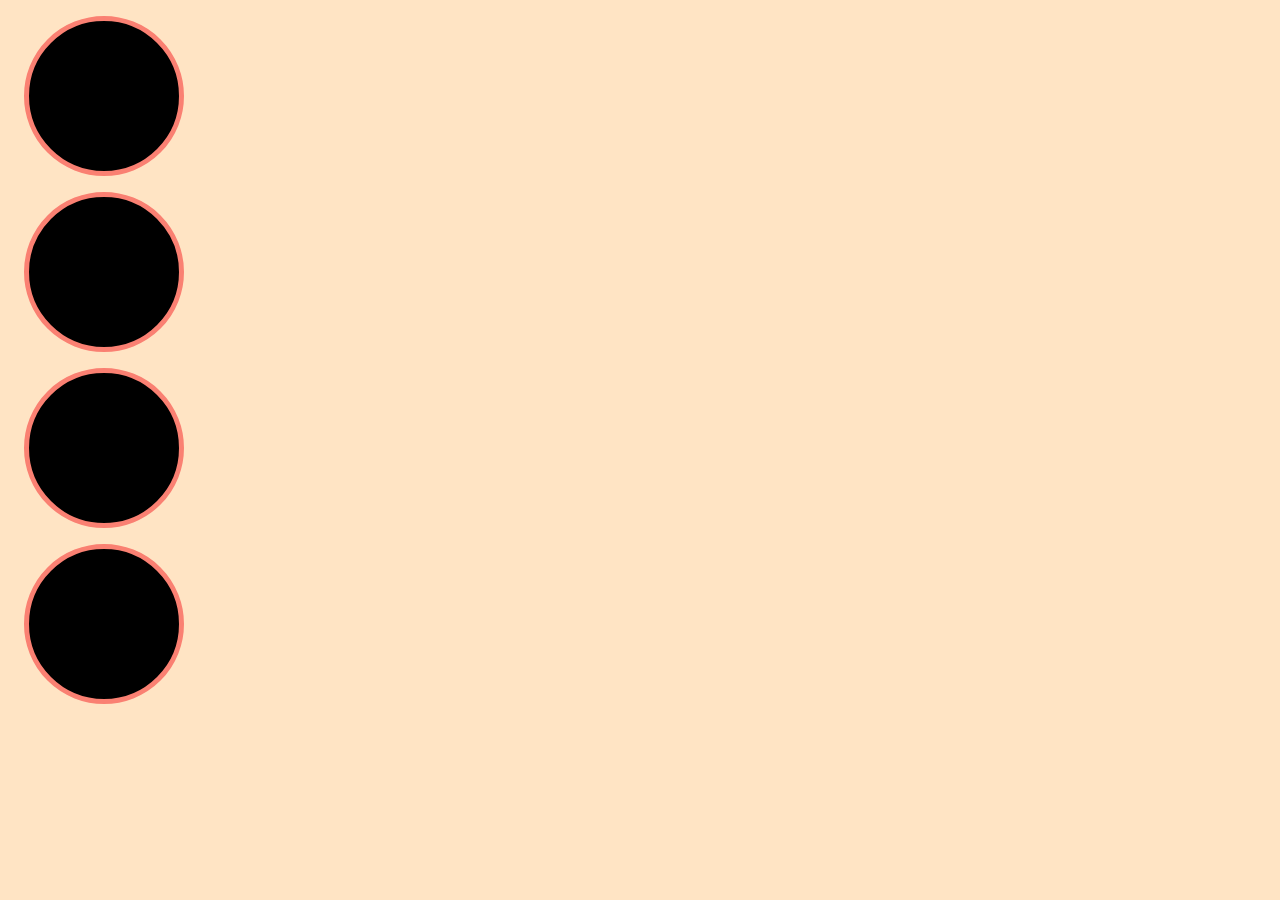
<file: day06/index.html>
<!DOCTYPE html>
<html lang="en">
  <head>
    <meta charset="UTF-8" />
    <meta name="viewport" content="width=device-width, initial-scale=1.0" />
    <title>Document</title>
    <link rel="stylesheet" href="css/style.css" />
  </head>
  <body>
    <!-- <div class="hover"></div>
    <div class="mydiv"></div> -->

    <!-- <div class="parent"> -->
    <div class="child1"></div>
    <div class="child2"></div>
    <div class="child3"></div>
    <div class="child4"></div>
    <div class="child5"></div>
    <!-- </div> -->
  </body>
</html>
</file>
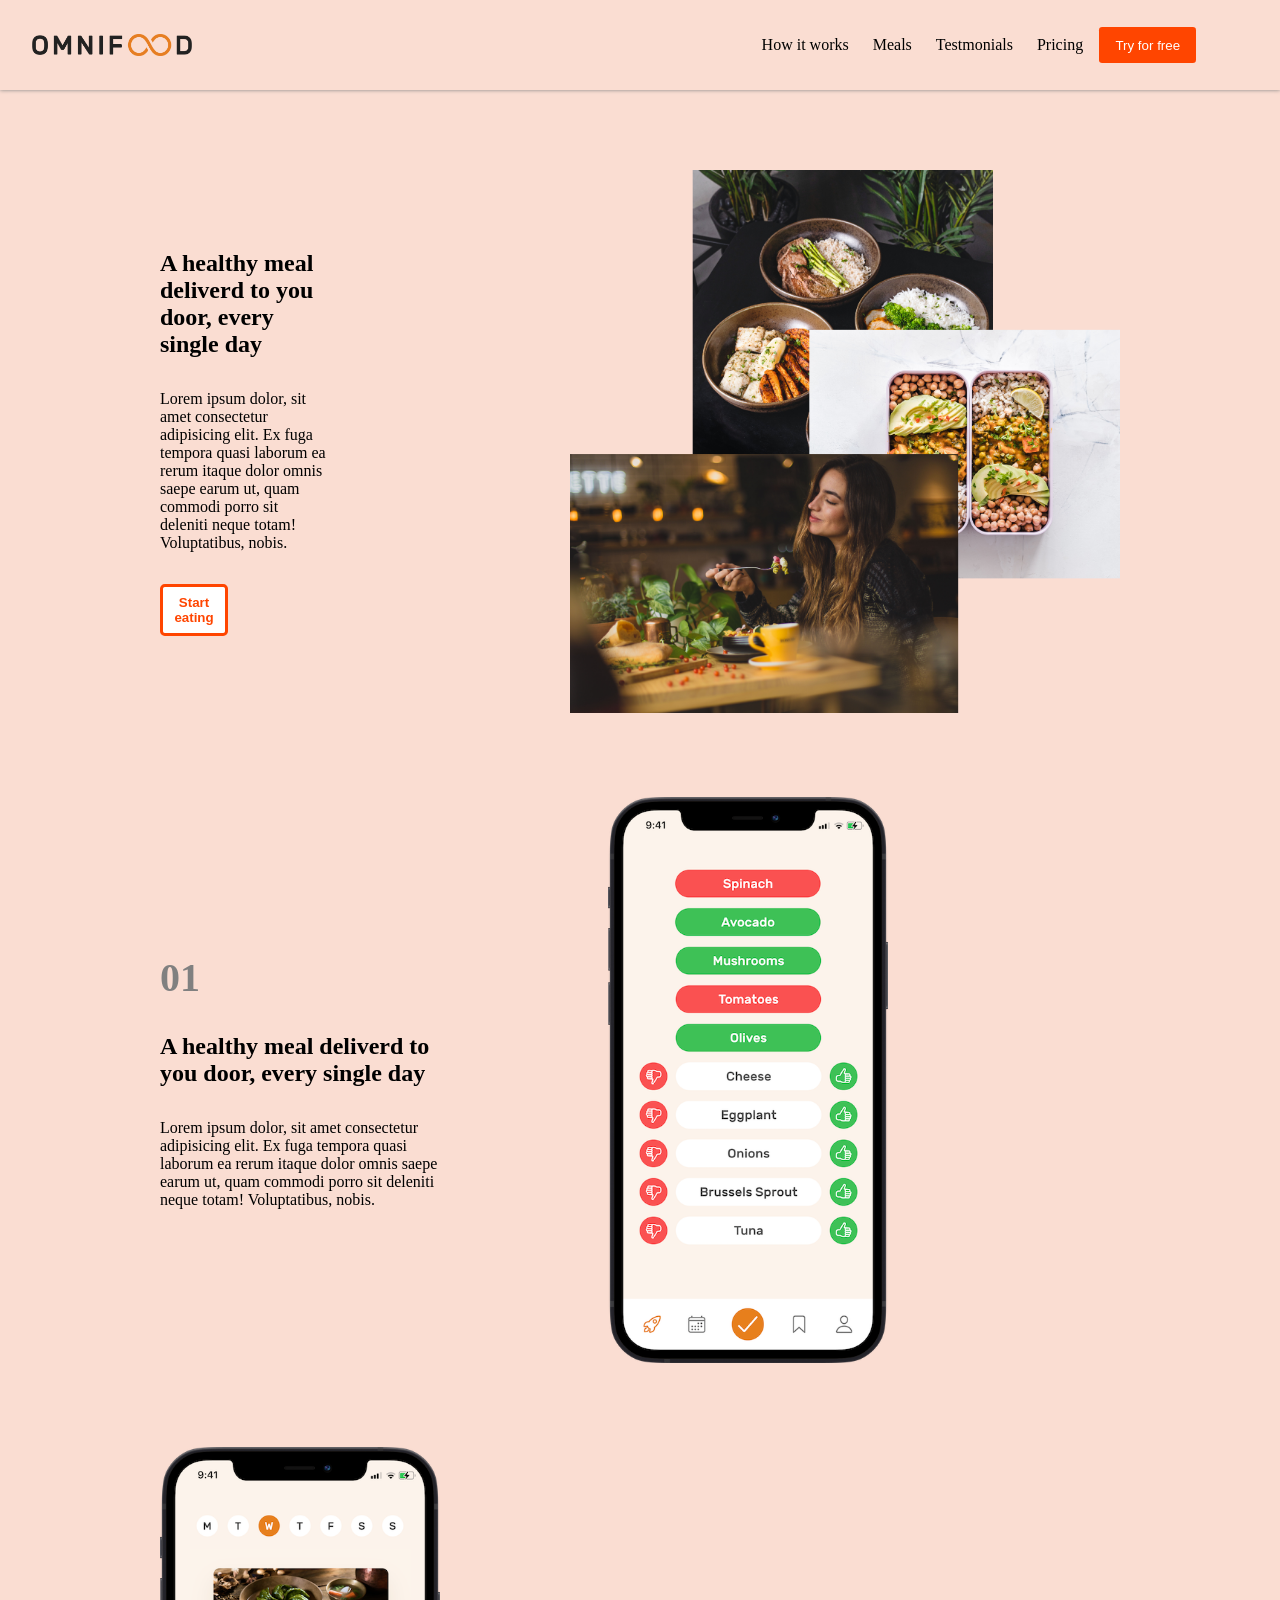
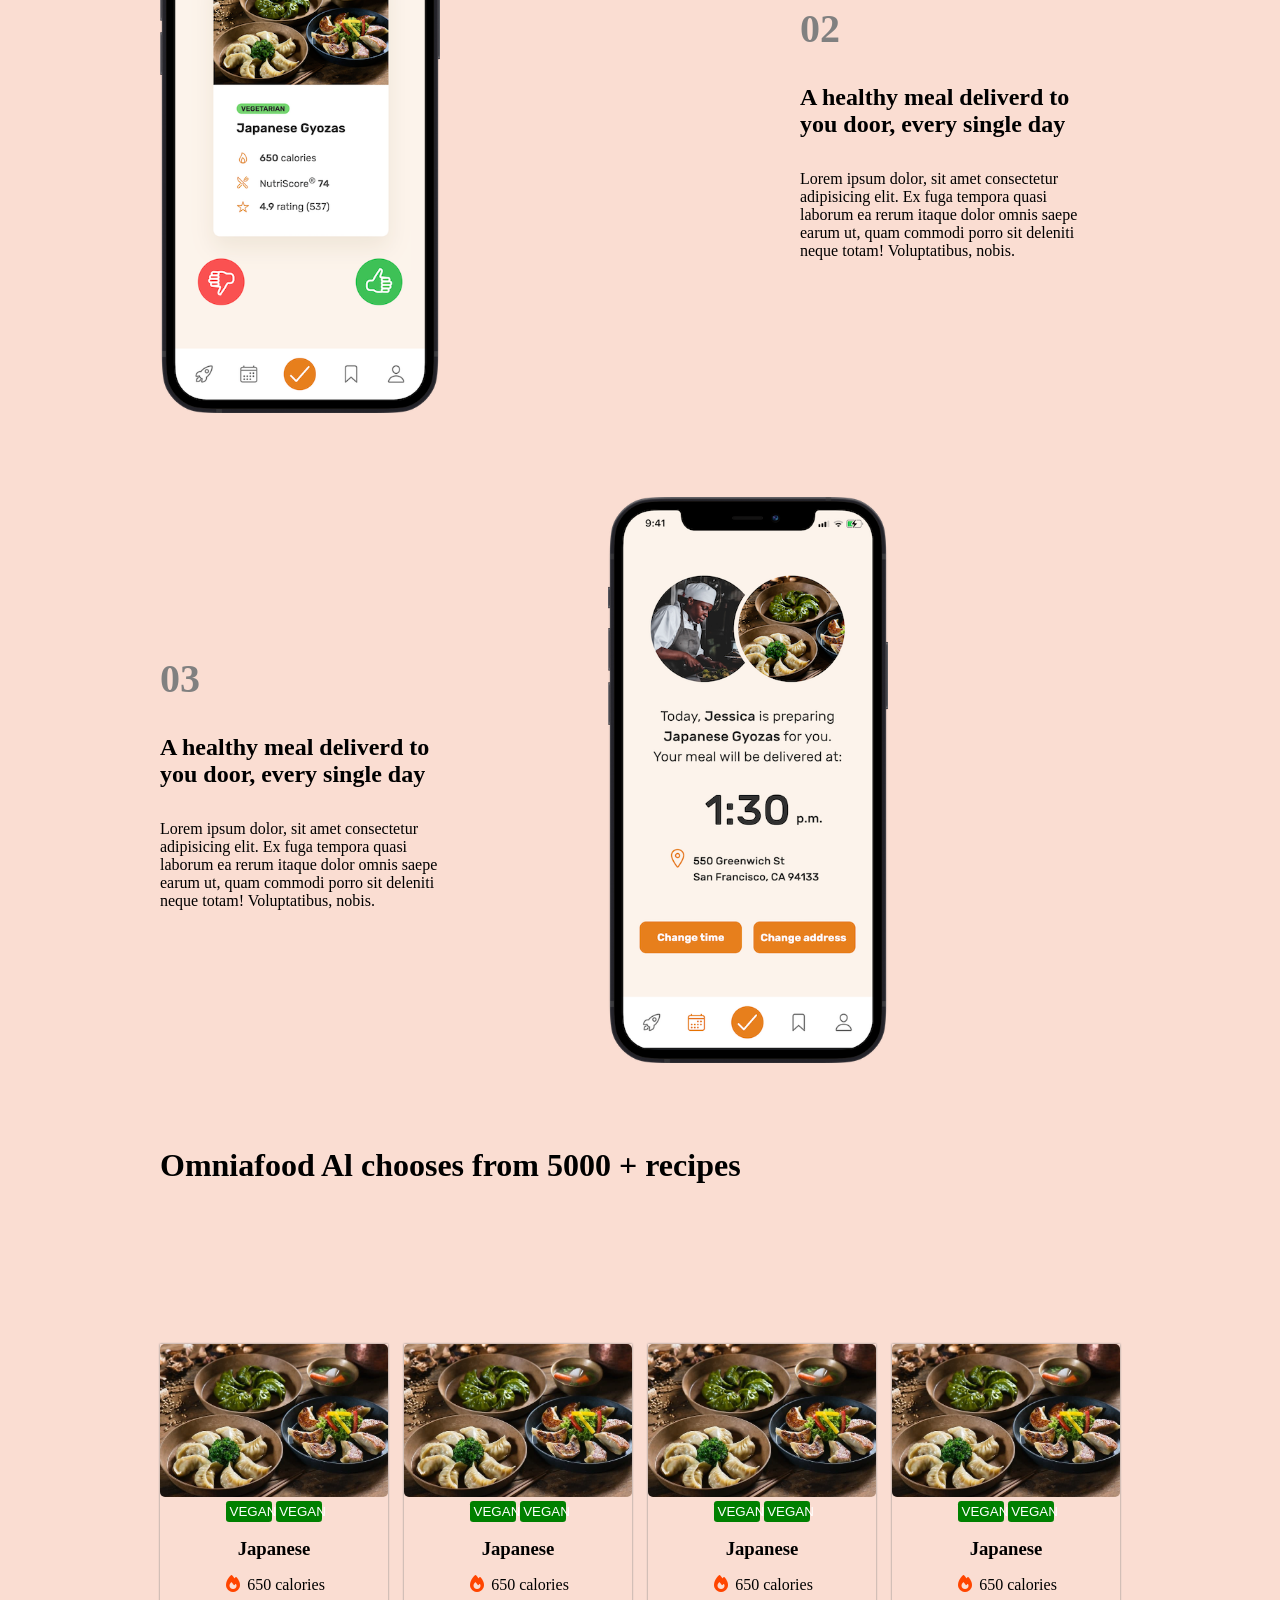
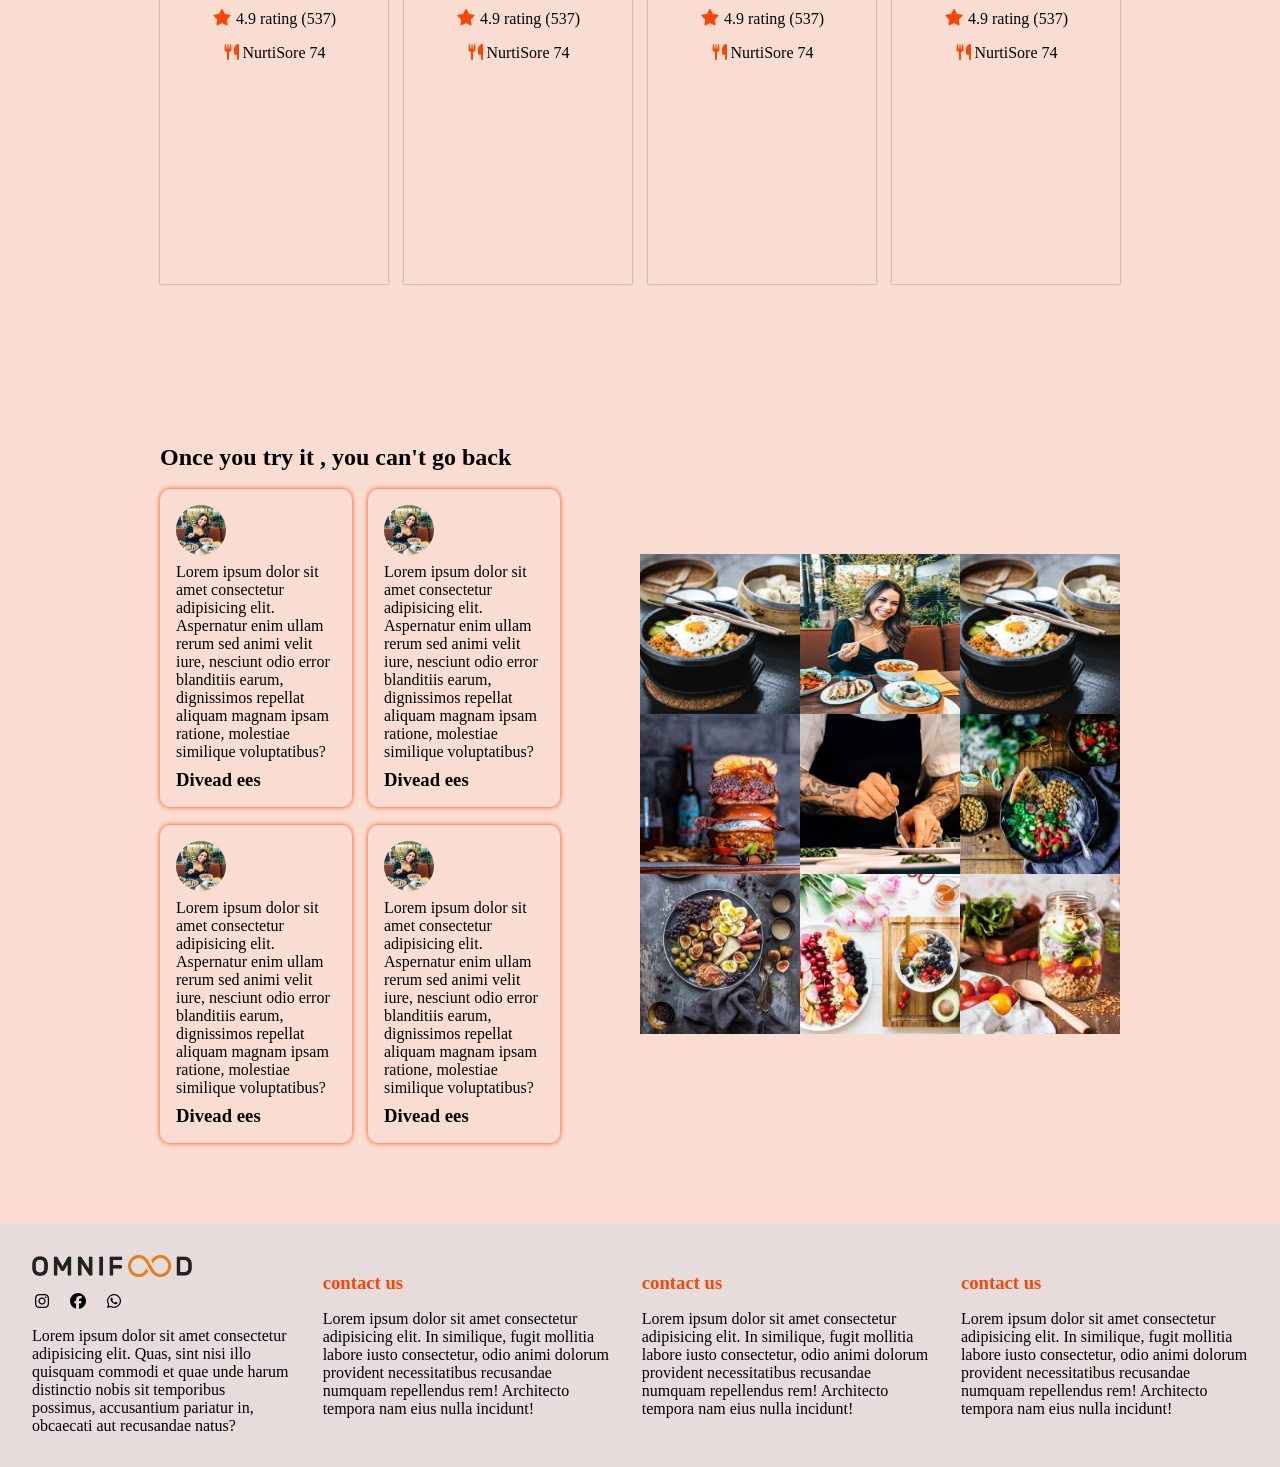
<file: day07/index.html>
<!DOCTYPE html>
<html lang="en">
  <head>
    <meta charset="UTF-8" />
    <meta name="viewport" content="width=device-width, initial-scale=1.0" />
    <title>Omniafood</title>
    <link rel="stylesheet" href="css/all.css" />
    <link rel="stylesheet" href="css/all.min.css" />
    <link rel="stylesheet" href="css/style.css" />
    <link rel="icon" href="img/favicon.icon" />
  </head>
  <body>
    <!-- ----------------------- header ----------------------------- -->
    <header>
      <nav>
        <img src="img/omnifood-logo.png" alt="" />
        <div class="content1">
          <ul>
            <li><a href="">How it works</a></li>
            <li><a href="">Meals</a></li>
            <li><a href="">Testmonials</a></li>
            <li><a href="">Pricing</a></li>
          </ul>

          <button>Try for free</button>
        </div>
      </nav>
    </header>
    <!-- ------------------ main --------------------------- -->
    <main>
      <!-- ------------------------ hero ------------------------->
      <section class="hero">
        <div class="left">
          <h1 class="header111">
            A healthy meal deliverd to you door, every single day
          </h1>
          <p>
            Lorem ipsum dolor, sit amet consectetur adipisicing elit. Ex fuga
            tempora quasi laborum ea rerum itaque dolor omnis saepe earum ut,
            quam commodi porro sit deleniti neque totam! Voluptatibus, nobis.
          </p>
          <button>Start eating</button>
        </div>

        <div class="right">
          <img src="img/hero.png" alt="" />
        </div>
      </section>
      <!-- ---------------------- section1 ------------------------------>
      <section class="sec1">
        <div class="left">
          <h1 style="color: gray; font-size: 40px">01</h1>
          <h1>A healthy meal deliverd to you door, every single day</h1>
          <p>
            Lorem ipsum dolor, sit amet consectetur adipisicing elit. Ex fuga
            tempora quasi laborum ea rerum itaque dolor omnis saepe earum ut,
            quam commodi porro sit deleniti neque totam! Voluptatibus, nobis.
          </p>
          <!-- <button>Start eating</button> -->
          <!-- <div class="review">
            <img src="img/" alt="" />
          </div> -->
        </div>

        <div class="right">
          <img src="img/app/app-screen-1.png" alt="" />
        </div>
      </section>
      <!-- ----------------------------- section2 ---------------------->
      <section class="sec2">
        <div class="left">
          <img src="img/app/app-screen-2.png" alt="" />
        </div>
        <div class="right">
          <h1 style="color: gray; font-size: 40px">02</h1>
          <h1>A healthy meal deliverd to you door, every single day</h1>
          <p>
            Lorem ipsum dolor, sit amet consectetur adipisicing elit. Ex fuga
            tempora quasi laborum ea rerum itaque dolor omnis saepe earum ut,
            quam commodi porro sit deleniti neque totam! Voluptatibus, nobis.
          </p>
        </div>
      </section>
      <!-- ------------------------- section3 ---------------------------- -->
      <section class="sec1">
        <div class="left">
          <h1 style="color: gray; font-size: 40px">03</h1>
          <h1>A healthy meal deliverd to you door, every single day</h1>
          <p>
            Lorem ipsum dolor, sit amet consectetur adipisicing elit. Ex fuga
            tempora quasi laborum ea rerum itaque dolor omnis saepe earum ut,
            quam commodi porro sit deleniti neque totam! Voluptatibus, nobis.
          </p>
          <!-- <button>Start eating</button> -->
          <!-- <div class="review">
            <img src="img/" alt="" />
          </div> -->
        </div>

        <div class="right">
          <img src="img/app/app-screen-3.png" alt="" />
        </div>
      </section>
      <h1>Omniafood Al chooses from 5000 + recipes</h1>
      <section class="meals">
        <!-- <h1>Omniafood Al chooses from 5000 + recipes</h1> -->
        <div class="meal">
          <div>
            <img src="img/meals/meal-1.jpg" alt="" />
          </div>
          <div class="content2">
            <div class="btns">
              <button>VEGAN</button>
              <button>VEGAN</button>
            </div>
            <h3>Japanese</h3>
            <p><i class="fa-solid fa-fire"></i> 650 calories</p>
            <p><i class="fa-solid fa-star"></i> 4.9 rating (537)</p>
            <p><i class="fa-solid fa-utensils"></i>NurtiSore 74</p>
          </div>
        </div>
        <!-- ----------------------- meals -------------------------  -->
        <div class="meal">
          <div>
            <img src="img/meals/meal-1.jpg" alt="" />
          </div>
          <div class="content2">
            <div class="btns">
              <button>VEGAN</button>
              <button>VEGAN</button>
            </div>
            <h3>Japanese</h3>
            <p><i class="fa-solid fa-fire"></i> 650 calories</p>
            <p><i class="fa-solid fa-star"></i> 4.9 rating (537)</p>
            <p><i class="fa-solid fa-utensils"></i>NurtiSore 74</p>
          </div>
        </div>
        <div class="meal">
          <div>
            <img src="img/meals/meal-1.jpg" alt="" />
          </div>
          <div class="content2">
            <div class="btns">
              <button>VEGAN</button>
              <button>VEGAN</button>
            </div>
            <h3>Japanese</h3>
            <p><i class="fa-solid fa-fire"></i> 650 calories</p>
            <p><i class="fa-solid fa-star"></i> 4.9 rating (537)</p>
            <p><i class="fa-solid fa-utensils"></i>NurtiSore 74</p>
          </div>
        </div>
        <div class="meal">
          <div>
            <img src="img/meals/meal-1.jpg" alt="" />
          </div>
          <div class="content2">
            <div class="btns">
              <button>VEGAN</button>
              <button>VEGAN</button>
            </div>
            <h3>Japanese</h3>
            <p><i class="fa-solid fa-fire"></i> 650 calories</p>
            <p><i class="fa-solid fa-star"></i> 4.9 rating (537)</p>
            <p><i class="fa-solid fa-utensils"></i>NurtiSore 74</p>
          </div>
        </div>
      </section>
      <!-- ------------------------ reviews ---------------------------  -->
      <section class="reviews">
        <div class="left">
          <h1>Once you try it , you can't go back</h1>
          <br />

          <div class="reviews1">
            <div class="review">
              <img src="img/eating.jpg" alt="" />
              <p>
                Lorem ipsum dolor sit amet consectetur adipisicing elit.
                Aspernatur enim ullam rerum sed animi velit iure, nesciunt odio
                error blanditiis earum, dignissimos repellat aliquam magnam
                ipsam ratione, molestiae similique voluptatibus?
              </p>
              <h3>Divead ees</h3>
            </div>
            <div class="review">
              <img src="img/eating.jpg" alt="" />
              <p>
                Lorem ipsum dolor sit amet consectetur adipisicing elit.
                Aspernatur enim ullam rerum sed animi velit iure, nesciunt odio
                error blanditiis earum, dignissimos repellat aliquam magnam
                ipsam ratione, molestiae similique voluptatibus?
                <!-- <h3>Divead ees</h3> -->
              </p>
              <h3>Divead ees</h3>
            </div>
          </div>
          <br />
          <div class="reviews1">
            <div class="review">
              <img src="img/eating.jpg" alt="" />
              <p>
                Lorem ipsum dolor sit amet consectetur adipisicing elit.
                Aspernatur enim ullam rerum sed animi velit iure, nesciunt odio
                error blanditiis earum, dignissimos repellat aliquam magnam
                ipsam ratione, molestiae similique voluptatibus?
                <!-- <h3>Divead ees</h3> -->
              </p>
              <h3>Divead ees</h3>
            </div>
            <div class="review">
              <img src="img/eating.jpg" alt="" />
              <p>
                Lorem ipsum dolor sit amet consectetur adipisicing elit.
                Aspernatur enim ullam rerum sed animi velit iure, nesciunt odio
                error blanditiis earum, dignissimos repellat aliquam magnam
                ipsam ratione, molestiae similique voluptatibus?
                <!-- <h3>Divead ees</h3> -->
              </p>
              <h3>Divead ees</h3>
            </div>
          </div>
        </div>
        <div class="right">
          <div class="imgs1">
            <img src="img/gallery/gallery-1.jpg" alt="" />
            <img src="img/eating.jpg" alt="" />
            <img src="img/gallery/gallery-1 - Copy.jpg" alt="" />
          </div>
          <div class="imgs1">
            <img src="img/gallery/gallery-12.jpg" alt="" />
            <img src="img/gallery/gallery-10.jpg" alt="" />
            <img src="img/gallery/gallery-11.jpg" alt="" />
          </div>
          <div class="imgs1">
            <img src="img/gallery/gallery-3.jpg" alt="" />
            <img src="img/gallery/gallery-4.jpg" alt="" />
            <img src="img/gallery/gallery-8.jpg" alt="" />
          </div>
        </div>
      </section>
    </main>
    <!-- -------------------------------- footer ----------------------------  -->
    <footer>
      <div class="s1">
        <img src="img/omnifood-logo.png" alt="" style="width: 10rem" />
        <div class="icons">
          <p><i class="fa-brands fa-instagram"></i></p>
          <p><i class="fa-brands fa-facebook"></i></p>
          <p><i class="fa-brands fa-whatsapp"></i></p>
        </div>
        <p>
          Lorem ipsum dolor sit amet consectetur adipisicing elit. Quas, sint
          nisi illo quisquam commodi et quae unde harum distinctio nobis sit
          temporibus possimus, accusantium pariatur in, obcaecati aut recusandae
          natus?
        </p>
      </div>
      <div class="s1">
        <h3>contact us</h3>
        <p>
          Lorem ipsum dolor sit amet consectetur adipisicing elit. In similique,
          fugit mollitia labore iusto consectetur, odio animi dolorum provident
          necessitatibus recusandae numquam repellendus rem! Architecto tempora
          nam eius nulla incidunt!
        </p>
      </div>
      <div class="s1">
        <h3>contact us</h3>
        <p>
          Lorem ipsum dolor sit amet consectetur adipisicing elit. In similique,
          fugit mollitia labore iusto consectetur, odio animi dolorum provident
          necessitatibus recusandae numquam repellendus rem! Architecto tempora
          nam eius nulla incidunt!
        </p>
      </div>
      <div class="s1">
        <h3>contact us</h3>
        <p>
          Lorem ipsum dolor sit amet consectetur adipisicing elit. In similique,
          fugit mollitia labore iusto consectetur, odio animi dolorum provident
          necessitatibus recusandae numquam repellendus rem! Architecto tempora
          nam eius nulla incidunt!
        </p>
      </div>
    </footer>
  </body>
</html>
</file>
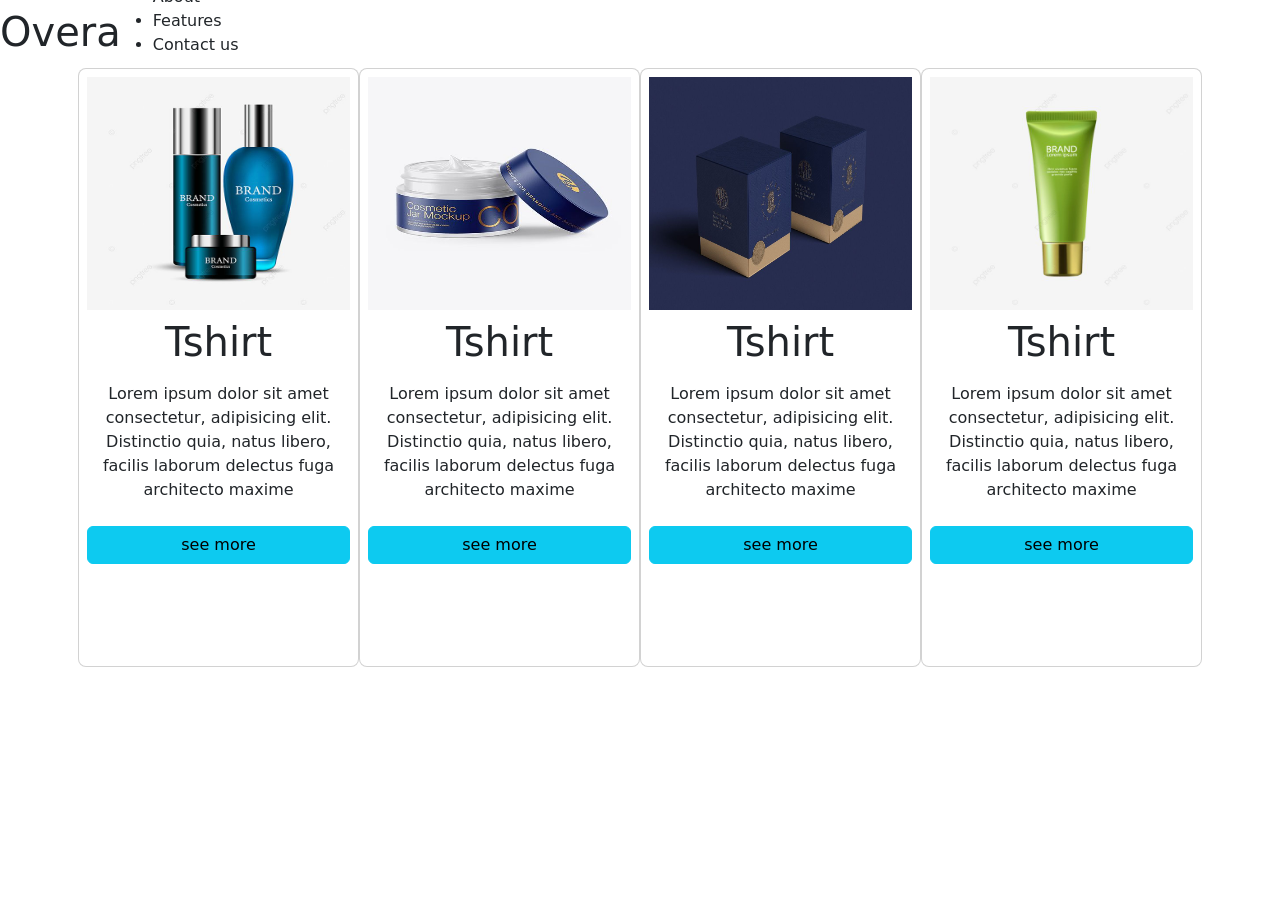
<file: day08/index.html>
<!DOCTYPE html>
<html lang="en">
  <head>
    <meta charset="UTF-8" />
    <meta name="viewport" content="width=device-width, initial-scale=1.0" />
    <title>Day8</title>
    <link rel="stylesheet" href="css/bootstrap.min.css" />
    <link rel="stylesheet" href="css/style.css" />
    <link rel="stylesheet" href="js/bootstrap.bundle.min.js" />
  </head>
  <body>
    <nav>
      <h1>Overa</h1>
      <div class="nav-items">
        <ul>
          <li>Home</li>
          <li>About</li>
          <li>Features</li>
          <li>Contact us</li>
        </ul>
        <button class="btn btn-primary">login</button>
        <button class="btn btn-primary">Sign up</button>
      </div>
    </nav>
    <main class="container">
      <div class="cards row row-cols-4 g-2">
        <div class="card col-12 col-md-6 col-lg-3 g-1">
          <img src="imgs/p1.jpg" alt="" />
          <h1>Tshirt</h1>
          <p>
            Lorem ipsum dolor sit amet consectetur, adipisicing elit. Distinctio
            quia, natus libero, facilis laborum delectus fuga architecto maxime
          </p>
          <button class="btn btn-info">see more</button>
        </div>
        <div class="card col-12 col-md-6 col-lg-3 g-1">
          <img src="imgs/p2.jpg" alt="" />
          <h1>Tshirt</h1>
          <p>
            Lorem ipsum dolor sit amet consectetur, adipisicing elit. Distinctio
            quia, natus libero, facilis laborum delectus fuga architecto maxime
          </p>
          <button class="btn btn-info">see more</button>
        </div>
        <div class="card col-12 col-md-6 col-lg-3 g-1">
          <img src="imgs/p3.jpg" alt="" />
          <h1>Tshirt</h1>
          <p>
            Lorem ipsum dolor sit amet consectetur, adipisicing elit. Distinctio
            quia, natus libero, facilis laborum delectus fuga architecto maxime
          </p>
          <button class="btn btn-info">see more</button>
        </div>
        <div class="card col-12 col-md-6 col-lg-3 g-1">
          <img src="imgs/p5.jpg" alt="" />
          <h1>Tshirt</h1>
          <p>
            Lorem ipsum dolor sit amet consectetur, adipisicing elit. Distinctio
            quia, natus libero, facilis laborum delectus fuga architecto maxime
          </p>
          <button class="btn btn-info">see more</button>
        </div>
      </div>
    </main>
  </body>
</html>
</file>
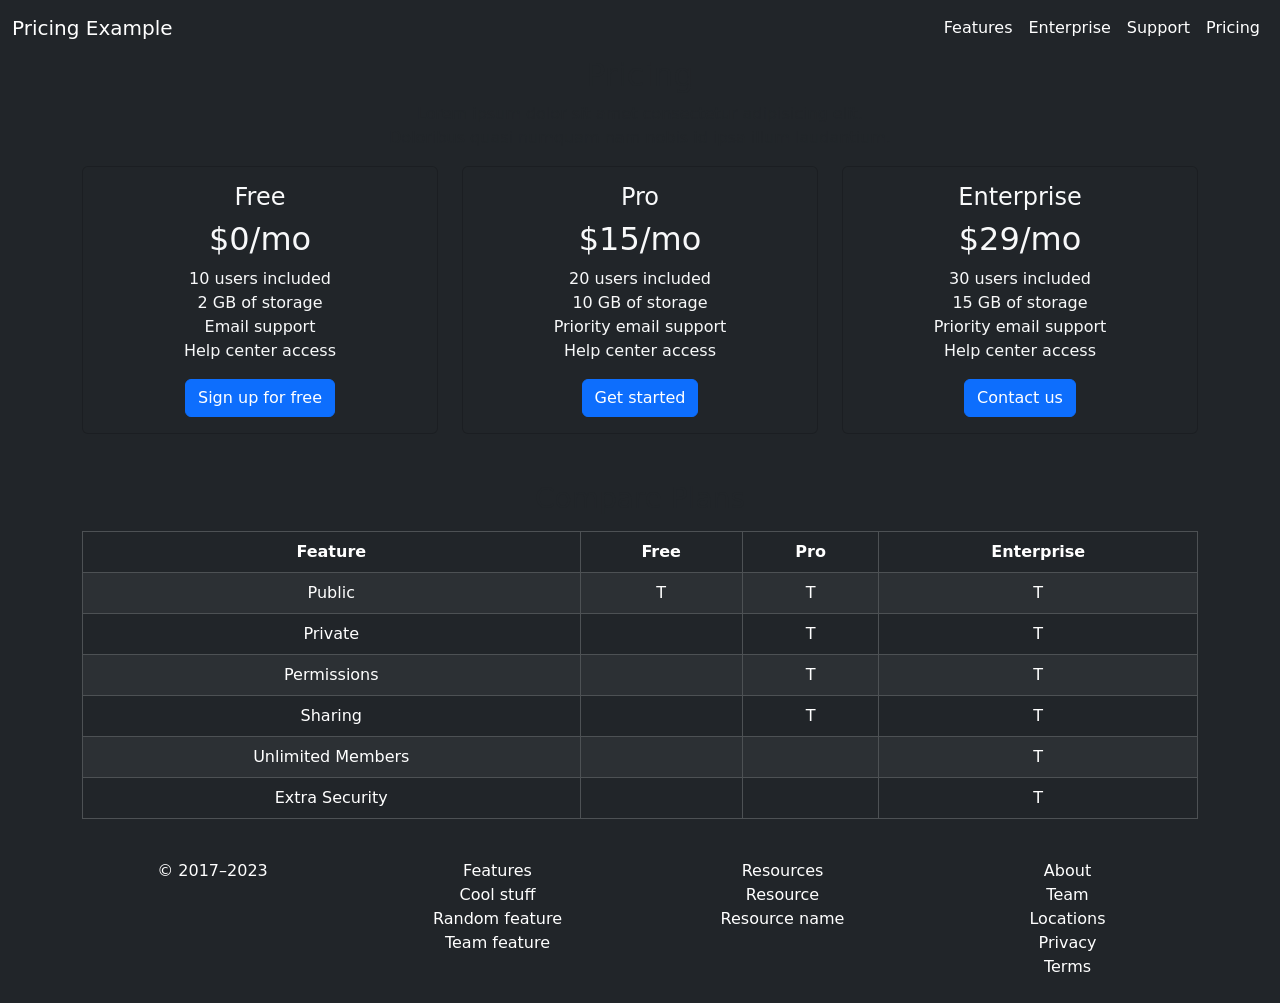
<file: day09/index.html>
<!DOCTYPE html>
<html lang="ar" dir="ltr">
  <head>
    <meta charset="UTF-8" />
    <meta name="viewport" content="width=device-width, initial-scale=1" />
    <title>Pricing Example</title>
    <link rel="stylesheet" href="css/bootstrap.min.css" />
  </head>

  <body>
    <nav class="navbar navbar-dark bg-dark navbar-expand-lg">
      <div class="container-fluid">
        <a class="navbar-brand" href="#">Pricing Example</a>
        <button
          class="navbar-toggler"
          type="button"
          data-bs-toggle="collapse"
          data-bs-target="#navbarNav"
        >
          <span class="navba r-toggler-icon"></span>
        </button>
        <div
          class="collapse navbar-collapse justify-content-end"
          id="navbarNav"
        >
          <ul class="navbar-nav">
            <li class="nav-item">
              <a class="nav-link text-white" href="#">Features</a>
            </li>
            <li class="nav-item">
              <a class="nav-link text-white" href="#">Enterprise</a>
            </li>
            <li class="nav-item">
              <a class="nav-link text-white" href="#">Support</a>
            </li>
            <li class="nav-item">
              <a class="nav-link text-white" href="#">Pricing</a>
            </li>
          </ul>
        </div>
      </div>
    </nav>
    <main class="bg-dark">
      <div class="container text-center">
        <h2>Pricing</h2>
        <p class="text-muted">
          Lorem ipsum dolor sit amet consectetur adipisicing elit.<br />
          Doloribus quasi numquam nam nobis id ipsa illum laudantium.
        </p>

        <div class="row g-4 justify-content-center">
          <div class="col-12 col-sm-6 col-lg-4">
            <div class="card h-100 bg-dark text-light">
              <div class="card-body">
                <h4 class="card-title">Free</h4>
                <h2>$0/mo</h2>
                <p class="card-text">
                  10 users included<br />2 GB of storage<br />Email support<br />Help
                  center access
                </p>
                <a href="#" class="btn btn-primary">Sign up for free</a>
              </div>
            </div>
          </div>

          <div class="col-12 col-sm-6 col-lg-4">
            <div class="card h-100 bg-dark text-light">
              <div class="card-body">
                <h4 class="card-title">Pro</h4>
                <h2>$15/mo</h2>
                <p class="card-text">
                  20 users included<br />10 GB of storage<br />Priority email
                  support<br />Help center access
                </p>
                <a href="#" class="btn btn-primary">Get started</a>
              </div>
            </div>
          </div>

          <div class="col-12 col-sm-6 col-lg-4">
            <div class="card h-100 bg-dark text-light">
              <div class="card-body">
                <h4 class="card-title">Enterprise</h4>
                <h2>$29/mo</h2>
                <p class="card-text">
                  30 users included<br />15 GB of storage<br />Priority email
                  support<br />Help center access
                </p>
                <a href="#" class="btn btn-primary">Contact us</a>
              </div>
            </div>
          </div>
        </div>

        <h3 class="mt-5 mb-3">Compare Plans</h3>
        <div class="table-responsive">
          <table
            class="table table-bordered table-striped text-center table-dark"
          >
            <thead class="table-dark">
              <tr>
                <th>Feature</th>
                <th>Free</th>
                <th>Pro</th>
                <th>Enterprise</th>
              </tr>
            </thead>
            <tbody>
              <tr>
                <td>Public</td>
                <td>T</td>
                <td>T</td>
                <td>T</td>
              </tr>
              <tr>
                <td>Private</td>
                <td></td>
                <td>T</td>
                <td>T</td>
              </tr>
              <tr>
                <td>Permissions</td>
                <td></td>
                <td>T</td>
                <td>T</td>
              </tr>
              <tr>
                <td>Sharing</td>
                <td></td>
                <td>T</td>
                <td>T</td>
              </tr>
              <tr>
                <td>Unlimited Members</td>
                <td></td>
                <td></td>
                <td>T</td>
              </tr>
              <tr>
                <td>Extra Security</td>
                <td></td>
                <td></td>
                <td>T</td>
              </tr>
            </tbody>
          </table>
        </div>
      </div>
    </main>
    <footer class="bg-dark text-white py-4 m-0">
      <div class="container">
        <div class="row text-center">
          <div class="col-12 col-sm-6 col-lg-3">© 2017–2023</div>
          <div class="col-12 col-sm-6 col-lg-3">
            Features<br />Cool stuff<br />Random feature<br />Team feature
          </div>
          <div class="col-12 col-sm-6 col-lg-3">
            Resources<br />Resource<br />Resource name
          </div>
          <div class="col-12 col-sm-6 col-lg-3">
            About<br />Team<br />Locations<br />Privacy<br />Terms
          </div>
        </div>
      </div>
    </footer>

    <script src="js/bootstrap.bundle.min.js"></script>
  </body>
</html>
</file>
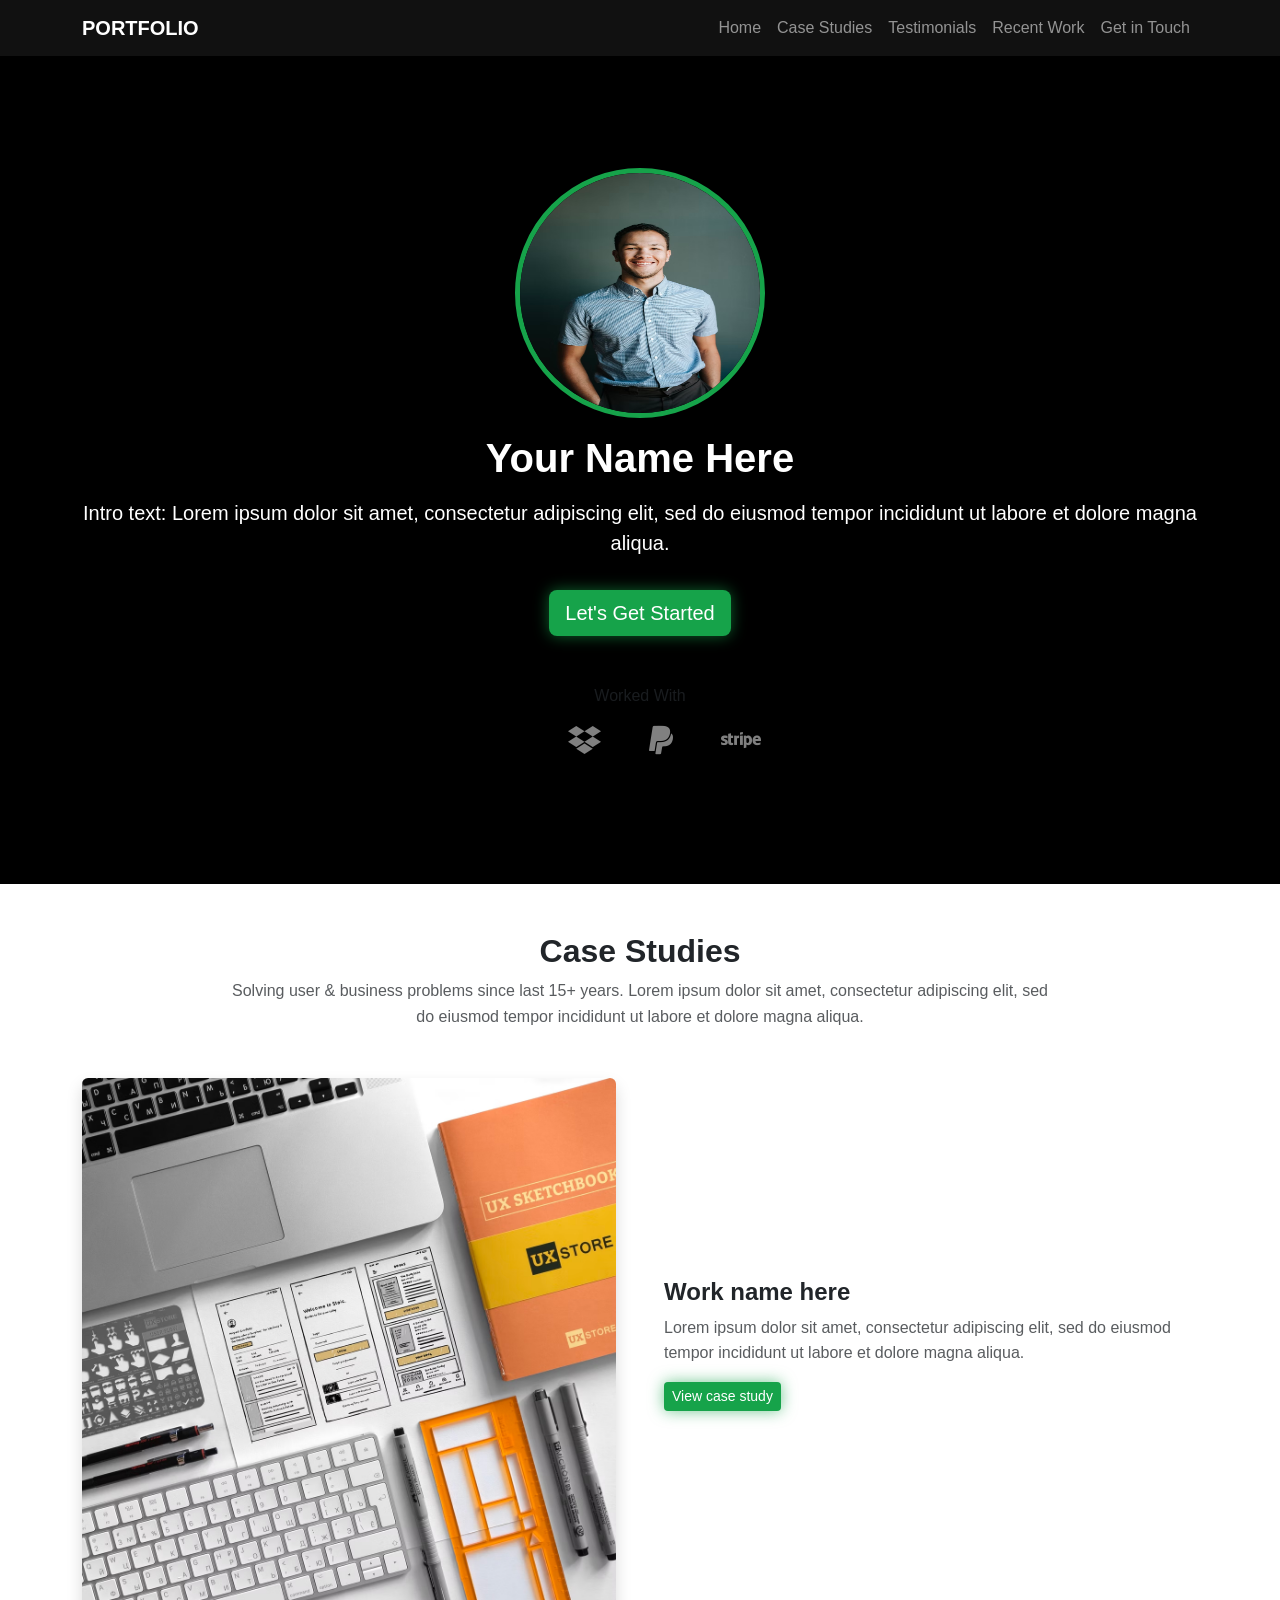
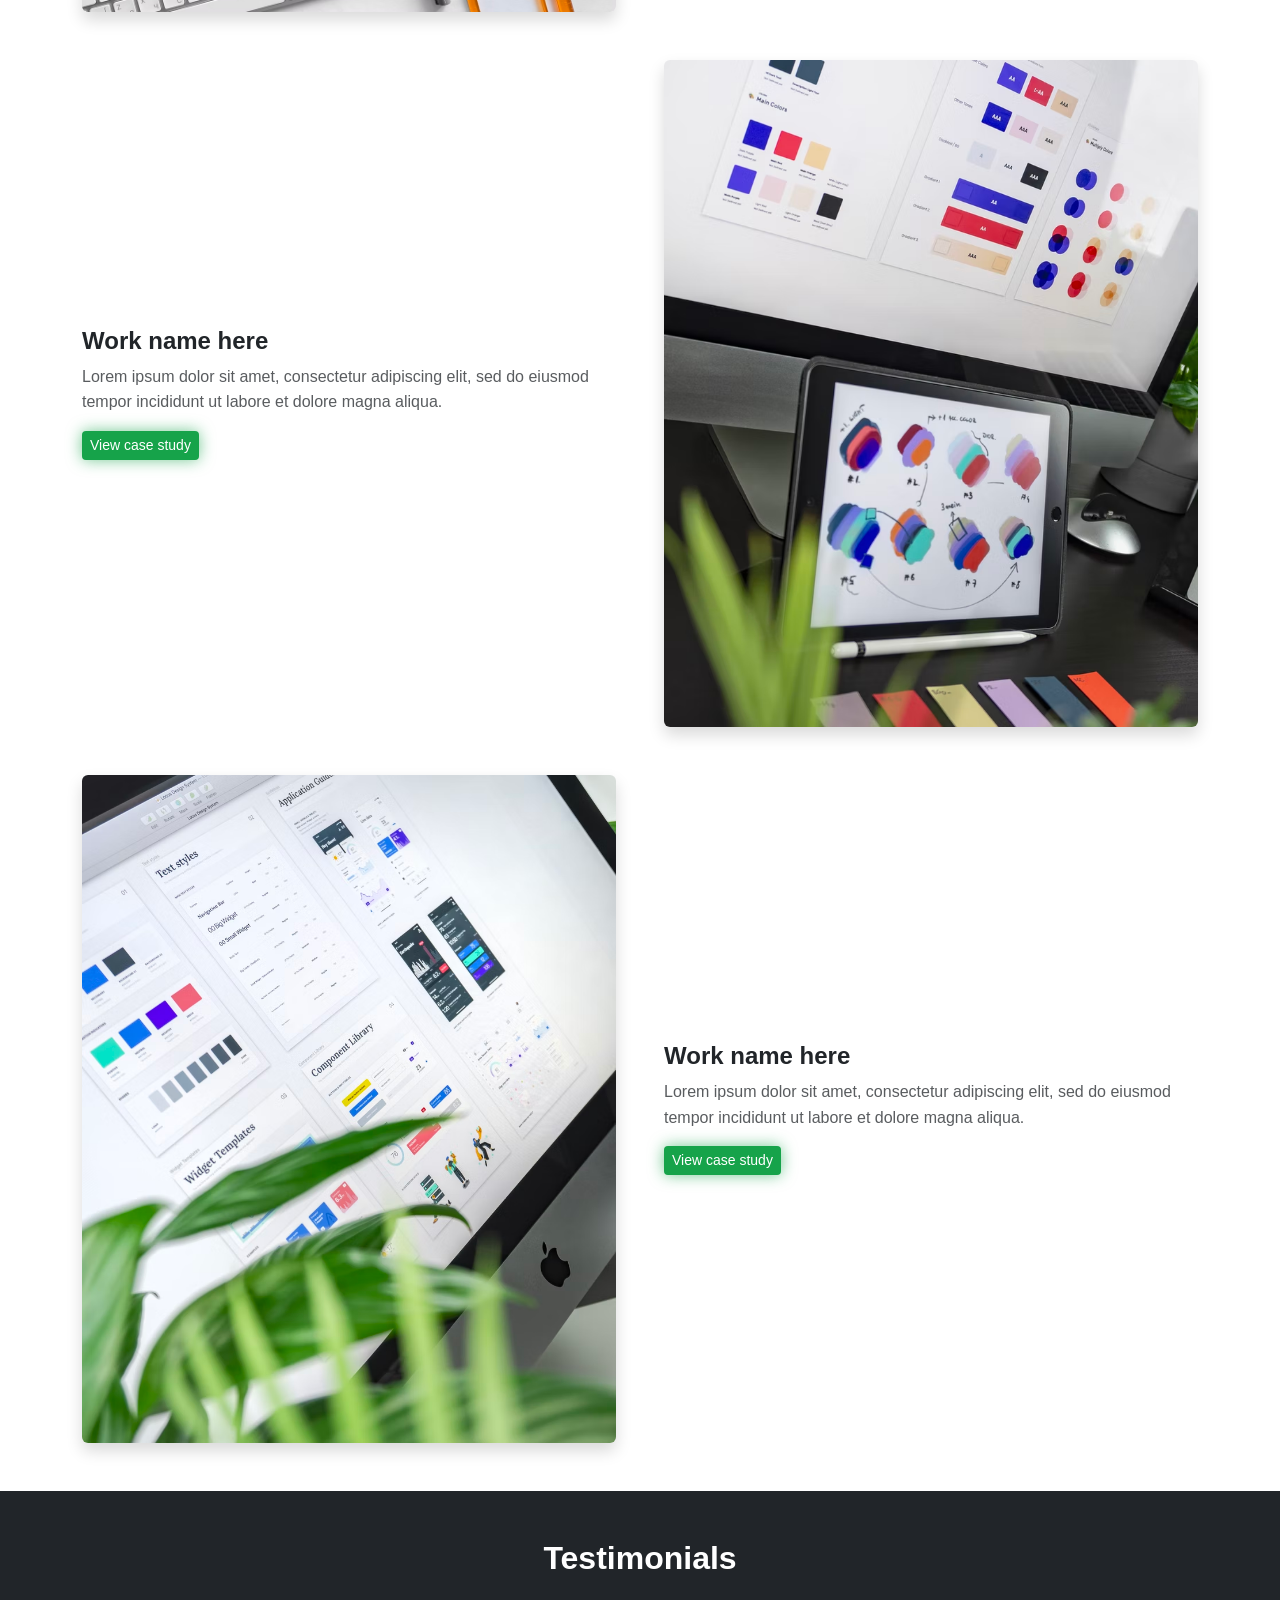
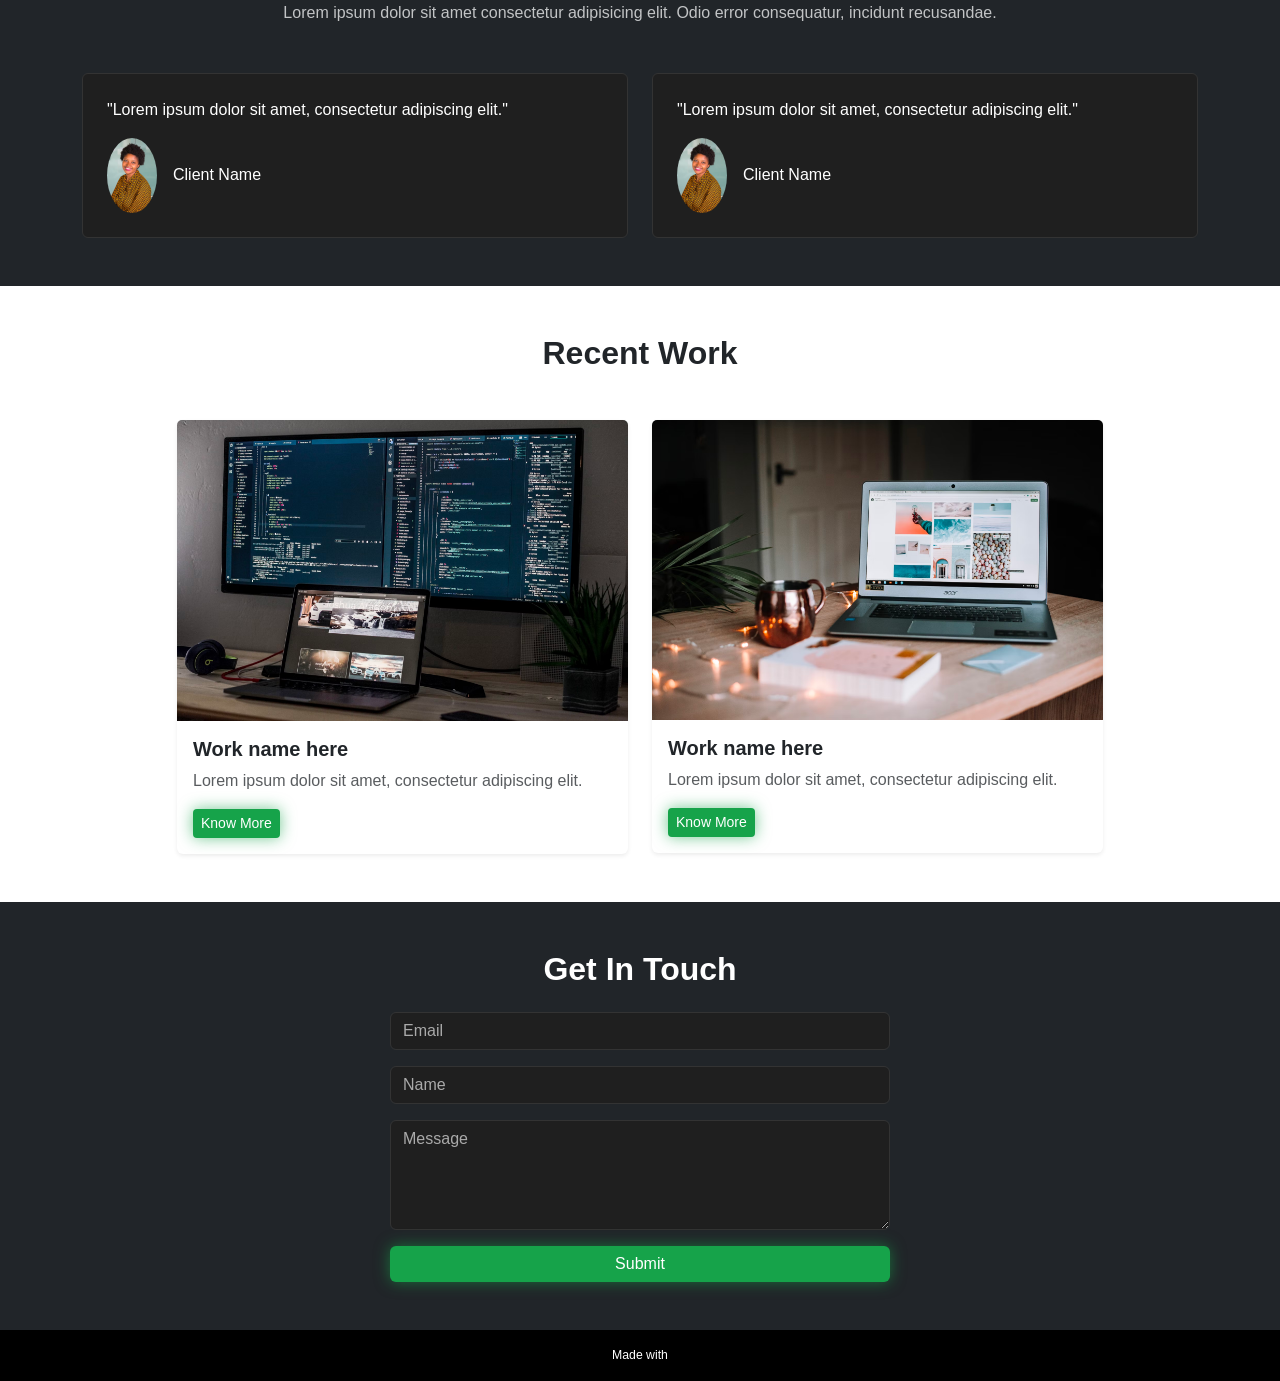
<file: task/index.html>
<!DOCTYPE html>
<html lang="en">
  <head>
    <meta charset="UTF-8" />
    <meta name="viewport" content="width=device-width, initial-scale=1.0" />
    <title>Portfolio Landing Page</title>
    <link rel="stylesheet" href="css/bootstrap.min.css" />
    <link
      href="https://cdnjs.cloudflare.com/ajax/libs/font-awesome/6.5.0/css/all.min.css"
      rel="stylesheet"
    />
    <link rel="stylesheet" href="css/style.css" />
  </head>
  <body>
    <!-- Navbar -->
    <nav class="navbar navbar-expand-lg navbar-dark bg-dark fixed-top">
      <div class="container">
        <a class="navbar-brand fw-bold text-uppercase" href="#">Portfolio</a>
        <button
          class="navbar-toggler"
          type="button"
          data-bs-toggle="collapse"
          data-bs-target="#navbarNav"
        >
          <span class="navbar-toggler-icon"></span>
        </button>
        <div
          class="collapse navbar-collapse justify-content-end"
          id="navbarNav"
        >
          <ul class="navbar-nav">
            <li class="nav-item"><a class="nav-link" href="#hero">Home</a></li>
            <li class="nav-item">
              <a class="nav-link" href="#cases">Case Studies</a>
            </li>
            <li class="nav-item">
              <a class="nav-link" href="#testimonials">Testimonials</a>
            </li>
            <li class="nav-item">
              <a class="nav-link" href="#recent">Recent Work</a>
            </li>
            <li class="nav-item">
              <a class="nav-link" href="#contact">Get in Touch</a>
            </li>
          </ul>
        </div>
      </div>
    </nav>

    <!-- Hero Section -->
    <section
      id="hero"
      class="hero d-flex align-items-center text-white text-center"
    >
      <div class="container py-5">
        <div class="hero-content">
          <img
            src="imgs/f0afba6aa10a604487ef43242c838874e50f3c73.png"
            alt="Profile"
            class="rounded-circle mb-3"
            width="250"
            height="250"
          />
          <h1 class="fw-bold">Your Name Here</h1>
          <p class="lead mt-3">
            Intro text: Lorem ipsum dolor sit amet, consectetur adipiscing elit,
            sed do eiusmod tempor incididunt ut labore et dolore magna aliqua.
          </p>
          <a href="#" class="btn btn-success btn-lg mt-3">Let's Get Started</a>
        </div>

        <div class="mt-5 text-center">
          <p class="text-muted">Worked With</p>
          <div class="d-flex justify-content-center flex-wrap gap-5">
            <i class="fa-brands fa-clickup fa-2x text-white-50"></i>
            <i class="fa-brands fa-dropbox fa-2x text-white-50"></i>
            <i class="fa-brands fa-paypal fa-2x text-white-50"></i>
            <i class="fa-brands fa-stripe fa-2x text-white-50"></i>
          </div>
        </div>
      </div>
    </section>

    <!-- Case Studies -->
    <section id="cases" class="case-studies py-5">
      <div class="container">
        <div class="text-center mb-5">
          <h2 class="fw-bold">Case Studies</h2>
          <p class="text-muted w-75 mx-auto">
            Solving user & business problems since last 15+ years. Lorem ipsum
            dolor sit amet, consectetur adipiscing elit, sed do eiusmod tempor
            incididunt ut labore et dolore magna aliqua.
          </p>
        </div>

        <!-- Rows -->
        <div class="row g-5 align-items-center mb-5">
          <div class="col-md-6">
            <img
              src="imgs/01acbe056decf202659d7e927caa6208f7e97c47.png"
              class="img-fluid rounded shadow"
              alt=""
            />
          </div>
          <div class="col-md-6">
            <h4 class="fw-bold">Work name here</h4>
            <p class="text-muted">
              Lorem ipsum dolor sit amet, consectetur adipiscing elit, sed do
              eiusmod tempor incididunt ut labore et dolore magna aliqua.
            </p>
            <a href="#" class="btn btn-success btn-sm">View case study</a>
          </div>
        </div>

        <div class="row g-5 align-items-center mb-5 flex-md-row-reverse">
          <div class="col-md-6">
            <img
              src="imgs/89b8caee6cb59278585a357c4e164ac2766373d0.png"
              class="img-fluid rounded shadow"
              alt=""
            />
          </div>
          <div class="col-md-6">
            <h4 class="fw-bold">Work name here</h4>
            <p class="text-muted">
              Lorem ipsum dolor sit amet, consectetur adipiscing elit, sed do
              eiusmod tempor incididunt ut labore et dolore magna aliqua.
            </p>
            <a href="#" class="btn btn-success btn-sm">View case study</a>
          </div>
        </div>

        <div class="row g-5 align-items-center">
          <div class="col-md-6">
            <img
              src="imgs/1f931badeca762e42df5d25ebb6cd92839f8137c.png"
              class="img-fluid rounded shadow"
              alt=""
            />
          </div>
          <div class="col-md-6">
            <h4 class="fw-bold">Work name here</h4>
            <p class="text-muted">
              Lorem ipsum dolor sit amet, consectetur adipiscing elit, sed do
              eiusmod tempor incididunt ut labore et dolore magna aliqua.
            </p>
            <a href="#" class="btn btn-success btn-sm">View case study</a>
          </div>
        </div>
      </div>
    </section>

    <!-- Testimonials -->
    <section id="testimonials" class="py-5 bg-dark text-white">
      <div class="container">
        <h2 class="text-center mb-4 fw-bold">Testimonials</h2>
        <p class="text-center mb-5 text-light opacity-75">
          Lorem ipsum dolor sit amet consectetur adipisicing elit. Odio error
          consequatur, incidunt recusandae.
        </p>
        <div class="row g-4">
          <div class="col-md-6">
            <div class="testimonial-box p-4 rounded">
              <p>"Lorem ipsum dolor sit amet, consectetur adipiscing elit."</p>
              <div class="d-flex align-items-center mt-3">
                <img
                  src="imgs/96429bcb0ad9eaa9198efed8f97eb2e3c40094cf.png"
                  class="rounded-circle me-3"
                  width="50"
                />
                <span>Client Name</span>
              </div>
            </div>
          </div>
          <div class="col-md-6">
            <div class="testimonial-box p-4 rounded">
              <p>"Lorem ipsum dolor sit amet, consectetur adipiscing elit."</p>
              <div class="d-flex align-items-center mt-3">
                <img
                  src="imgs/96429bcb0ad9eaa9198efed8f97eb2e3c40094cf.png"
                  class="rounded-circle me-3"
                  width="50"
                />
                <span>Client Name</span>
              </div>
            </div>
          </div>
        </div>
      </div>
    </section>

    <!-- Recent Work -->
    <section id="recent" class="py-5">
      <div class="container">
        <h2 class="text-center mb-5 fw-bold">Recent Work</h2>
        <div class="row g-4 justify-content-center">
          <div class="col-md-5">
            <div class="card shadow-sm border-0">
              <img
                src="imgs/fb304ad5b6b34cb5b9178bad44d75d3292475f15.png"
                class="card-img-top"
                alt=""
              />
              <div class="card-body">
                <h5 class="card-title fw-bold">Work name here</h5>
                <p class="card-text text-muted">
                  Lorem ipsum dolor sit amet, consectetur adipiscing elit.
                </p>
                <a href="#" class="btn btn-success btn-sm">Know More</a>
              </div>
            </div>
          </div>

          <div class="col-md-5">
            <div class="card shadow-sm border-0">
              <img
                src="imgs/d362e04b51178b43a75aa2c3d3a576ab438a80f0.png"
                class="card-img-top"
                alt=""
              />
              <div class="card-body">
                <h5 class="card-title fw-bold">Work name here</h5>
                <p class="card-text text-muted">
                  Lorem ipsum dolor sit amet, consectetur adipiscing elit.
                </p>
                <a href="#" class="btn btn-success btn-sm">Know More</a>
              </div>
            </div>
          </div>
        </div>
      </div>
    </section>

    <!-- Contact -->
    <section id="contact" class="py-5 bg-dark text-white text-center">
      <div class="container">
        <h2 class="fw-bold mb-4">Get In Touch</h2>
        <form class="mx-auto" style="max-width: 500px">
          <div class="mb-3">
            <input type="email" class="form-control" placeholder="Email" />
          </div>
          <div class="mb-3">
            <input type="text" class="form-control" placeholder="Name" />
          </div>
          <div class="mb-3">
            <textarea
              class="form-control"
              rows="4"
              placeholder="Message"
            ></textarea>
          </div>
          <button class="btn btn-success w-100">Submit</button>
        </form>
      </div>
    </section>

    <!-- Footer -->
    <footer class="py-3 text-center text-white bg-black">
      <p class="m-0 small">Made with</p>
    </footer>

    <script src="js/bootstrap.bundle.min.js"></script>
  </body>
</html>
</file>
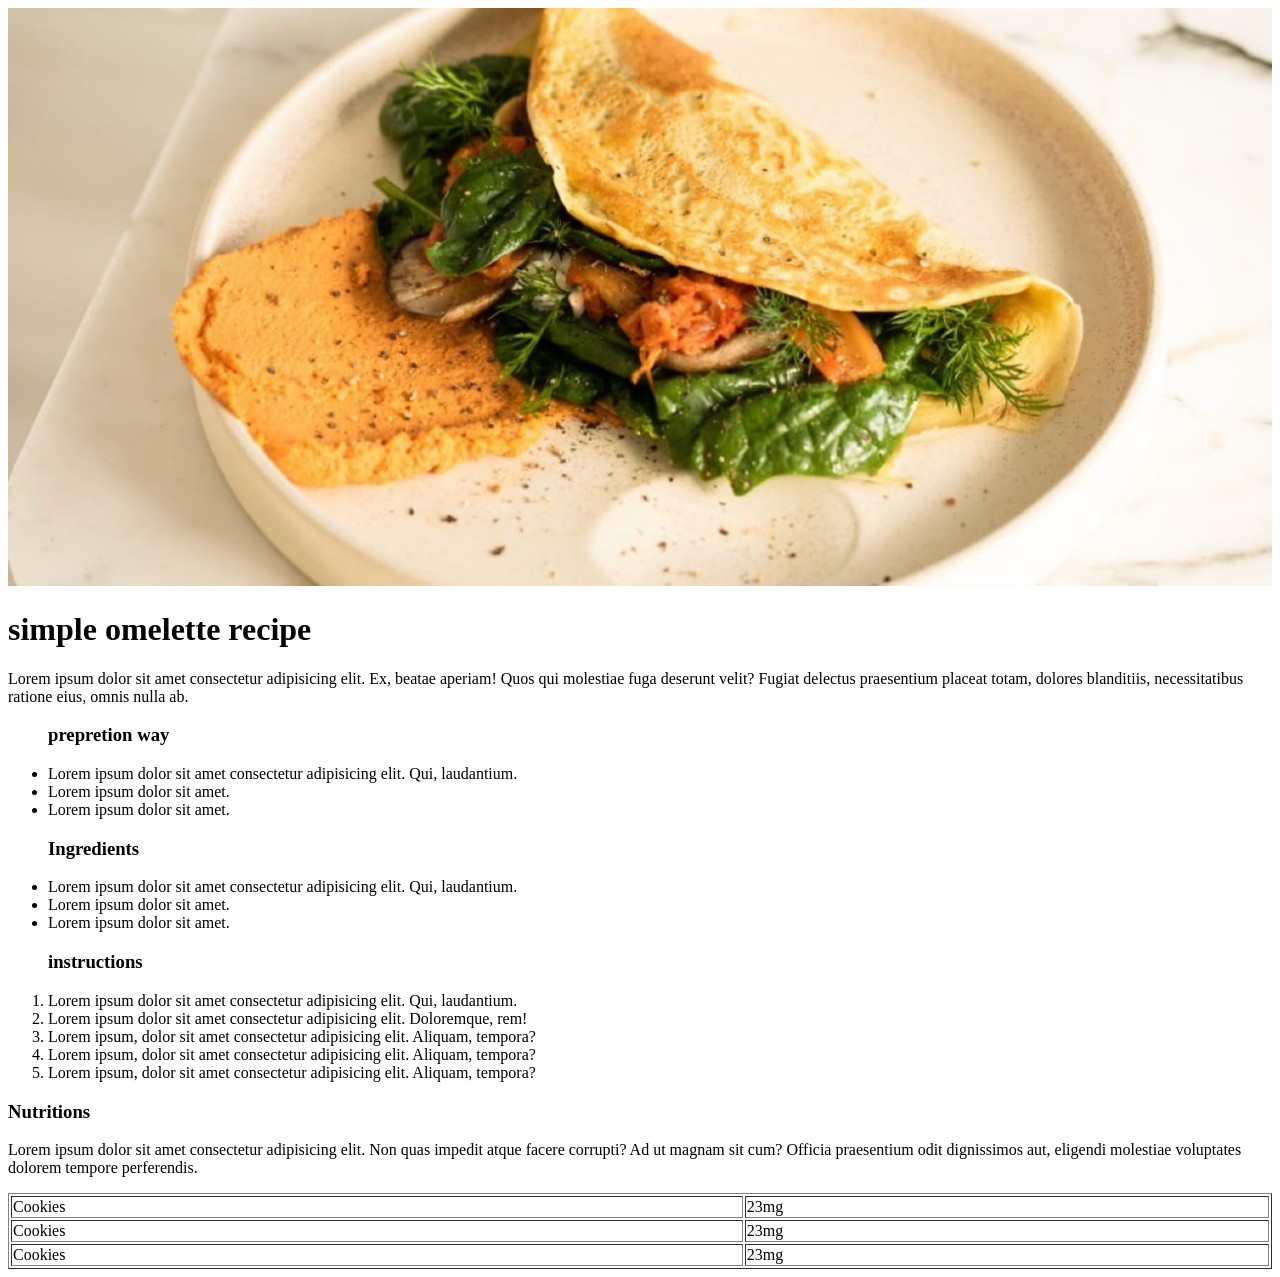
<file: day01/home.html>
<!DOCTYPE html>
<html lang="en">
  <head>
    <meta charset="UTF-8" />
    <meta name="viewport" content="width=device-width, initial-scale=1.0" />
    <title>Document</title>
  </head>
  <body>
    <img src="./imgs/food.jpg" alt="img" width="100%" />

    <h1>simple omelette recipe</h1>
    <p>
      Lorem ipsum dolor sit amet consectetur adipisicing elit. Ex, beatae
      aperiam! Quos qui molestiae fuga deserunt velit? Fugiat delectus
      praesentium placeat totam, dolores blanditiis, necessitatibus ratione
      eius, omnis nulla ab.
    </p>

    <ul>
      <h3>prepretion way</h3>
      <li>
        Lorem ipsum dolor sit amet consectetur adipisicing elit. Qui,
        laudantium.
      </li>
      <li>Lorem ipsum dolor sit amet.</li>
      <li>Lorem ipsum dolor sit amet.</li>
    </ul>

    <ul>
      <h3>Ingredients</h3>
      <li>
        Lorem ipsum dolor sit amet consectetur adipisicing elit. Qui,
        laudantium.
      </li>
      <li>Lorem ipsum dolor sit amet.</li>
      <li>Lorem ipsum dolor sit amet.</li>
    </ul>

    <ol>
      <h3>instructions</h3>
      <li>
        Lorem ipsum dolor sit amet consectetur adipisicing elit. Qui,
        laudantium.
      </li>
      <li>
        Lorem ipsum dolor sit amet consectetur adipisicing elit. Doloremque,
        rem!
      </li>
      <li>
        Lorem ipsum, dolor sit amet consectetur adipisicing elit. Aliquam,
        tempora?
      </li>
      <li>
        Lorem ipsum, dolor sit amet consectetur adipisicing elit. Aliquam,
        tempora?
      </li>
      <li>
        Lorem ipsum, dolor sit amet consectetur adipisicing elit. Aliquam,
        tempora?
      </li>
    </ol>

    <div>
      <h3>Nutritions</h3>
      <p>
        Lorem ipsum dolor sit amet consectetur adipisicing elit. Non quas
        impedit atque facere corrupti? Ad ut magnam sit cum? Officia praesentium
        odit dignissimos aut, eligendi molestiae voluptates dolorem tempore
        perferendis.
      </p>

      <table border="1" width="100%">
        <tr>
          <td colspan="5">Cookies</td>
          <td colspan="5">23mg</td>
        </tr>
        <tr>
          <td colspan="5">Cookies</td>
          <td colspan="5">23mg</td>
        </tr>
        <tr>
          <td colspan="5">Cookies</td>
          <td colspan="5">23mg</td>
        </tr>
      </table>
    </div>
  </body>
</html>
</file>
<file: day02/assets/css/style.css>
@import url('https://fonts.googleapis.com/css2?family=DM+Sans:ital,opsz,wght@0,9..40,100..1000;1,9..40,100..1000&family=Inter:ital,opsz,wght@0,14..32,100..900;1,14..32,100..900&family=Merriweather:ital,opsz,wght@0,18..144,300..900;1,18..144,300..900&family=Roboto:ital,wght@0,100..900;1,100..900&display=swap');

*{
    margin: 0;
    padding: 0;
    box-sizing: border-box;
      font-family: "DM Sans", sans-serif;

}
.nav_items{
    list-style: none;
    display: flex;
    align-items: center;
    gap: 1rem;
}
nav{
    display: flex;
    align-items: center;
    justify-content: space-between;
    padding: 1.5rem;
    background-color: brown;
    color: aliceblue;
}
.hero{
    background-color: rgb(236, 217, 191);
    color: black;
    margin: 50px 50px;
    /* margin: auto; */
    padding: 2rem;
    border-radius: 10px;
    height: 100vh;
    box-shadow: 0 0 5px black inset;
}
.hero>p{
    /* max-width: 800px; */
}
</file>
<file: day03/assets/style.css>
@import url('https://fonts.googleapis.com/css2?family=Poppins:ital,wght@0,100;0,200;0,300;0,400;0,500;0,600;0,700;0,800;0,900;1,100;1,200;1,300;1,400;1,500;1,600;1,700;1,800;1,900&display=swap');

*{
  padding: 0;
  margin: 0;
  box-sizing: border-box;
  font-family: "Poppins", serif;
}
 nav{
    display: flex;
    align-items: center;
    justify-content: space-between;
    width: 100%;
    height: 10vh;
    padding:1.5rem;
    background-color: rgb(253, 253, 253);
    position: fixed;
}
nav>ul{
    display: flex;
    align-items: center;
    gap: 1rem;
    list-style: none;
    text-decoration: none;

}
nav>ul>li>a{
        text-decoration: none
        color(srgb red green blue)
       
}
a{
    text-decoration: none;
    color: black;
}
    /*
a:hover{
    color: blue;
}
a:visited{
}
header{
    width: 100%;
    height: 100vh;
    background-image: url(../assets/luca-bravo-O453M2Liufs-unsplash.jpg);
    background-repeat: no-repeat;
    background-size: cover;
    display: flex;
    flex-direction: column;
    justify-content: center;
    align-items: center;
    text-align: center;
    font-size: 4rem;
    color: white;

}
.sec1{
    width: 60%;
    box-shadow: 0 0 4px gray;
    margin: auto;
    padding: 2rem;
}
.div1{
    width: 100px;
    height: 100px;
    background-color: blue;
    border-radius: 20px;
    float: left;
}
.clear{
    clear: both;
} */

.hero{
    /* float: left; */
    display: flex;
    align-items: center;
    gap: 5rem;
    margin: auto;
}
.hero img{
    width: 80%;
}
.hero .right{
    display: flex;
    flex-direction: column;
    gap: 1rem;
}
input{
    padding: .5rem;
    border: none;
    border-bottom: 1px solid;
    width: 100%;
}
.hero .right button{
    width: 50%;
    padding: .5rem;
    background-color: rgb(124, 50, 50);
    border: none;
    color: white;
    border-radius: .3rem;
}
footer{
    width: 100%;
    height: 30vh;
    background-color: black;
    color: white;
    padding: 2rem;
      display: flex;
    align-items: center;
    justify-content: center;

}

.item{
    width: 30%;
    display: flex;
    flex-direction: column;
    gap: .3rem;
}
</file>
<file: day04/css/style.css>
*{
    margin: 0;
    padding: 0;
    box-sizing: border-box;
}
/* 
.cir{
    width: 200px;
    height: 200px;
    border-radius: 50%;
    background-color: black;
    color: aliceblue;
    text-align: center;
    margin: auto;
    line-height: 200px;
     
}

nav{
    width: 100%;
    height: 10vh;
     background-image: radial-gradient(circle,black,rgb(42, 42, 44),rgb(35, 36, 36));
     position: fixed;
     z-index: 100;
        

}
.hero{
    height: 100vh;
    background-image: linear-gradient(to left , rgba(0, 0, 0, 0.137),rgba(0, 0, 0, 0.829)),url(../imgs/luca-bravo-O453M2Liufs-unsplash.jpg);
    background-size: cover;
   background-attachment: fixed;
   text-align: center;
}
table{
    width: 100%;
    text-align: center;
    margin-bottom: 30vh;
}
th{
    background-color: blue;
    color: aliceblue;
}
td{
    background-color: rgb(135, 168, 196);
}
.parent{
     background-color: blue;
     width: 400px;
     height: 200px;
}
.child{
    background-color: rgb(135, 168, 196);
     height: 200px;
     width: 200px;
     border: 20px solid;
     float: left;
     box-sizing: border-box;
}
.up{
    width: 50px;
    height: 50px;
    border-radius: 50%;
    background-color: black;
    color: aliceblue;
     position: fixed;
    bottom: 0;
    right: 0;
    text-align: center;
    line-height: 50px;

   & a{
        text-decoration: none;
    }
   
}
.clear{
    clear: both;
}
.parent2{
    width: 50%;
    height: 40vh;
    position: relative;
    background-color: blue;
}
.child2{
    width: 200px;
    height: 200px;
    background-color: white;
    border-radius: 50%;
    position: absolute;
    top: 50px;
    left: 50px;
}
.scroll{
    width: 30%;
    height: 20vh;
    box-shadow: 0 0 4px gray;
    overflow: auto;
    margin: auto;
    padding: 20px;
    margin-top: 5rem;
    margin-bottom: 5rem;
} */
.cards{
    padding: 1rem;
    box-sizing: border-box;
    margin: auto;
}
.card {
  width: 20%;
  height: 50vh;
  text-align: center;
  float: left;
  box-shadow: 0 0 4px gray;
  padding: 1rem;
  margin: 1rem;
  perspective: 1000px;
}

.inner {
  position: relative;
  width: 100%;
  height: 100%;
  transition: transform 1s;
  transform-style: preserve-3d;
}

.card:hover .inner {
  transform: rotateY(180deg);
}

.face, .back {
  position: absolute;
  width: 100%;
  height: 100%;
  backface-visibility: hidden;
}

.back {
  transform: rotateY(180deg);
  display: flex;
  align-items: center;
  justify-content: center;
}
button{
    width: 50%;
    height: 4vh;
    background-color: gray;
    border: none;
    border-radius: .2rem;
}
</file>
<file: day05/css/style.css>
* {
  padding: 0;
  margin: 0;
  box-sizing: border-box;
}

.container {
  max-width: 1200px;
  margin: 0 auto;
  padding: 0 30px;
}

body {
  font-family: Arial, sans-serif;
  background-color: #fff;
  color: #333;
}
.fa-solid{
   color: salmon;
   font-size: 2rem;
}

nav {
  display: flex;
  align-items: center;
  justify-content: space-between;
  height: 10vh;
  padding: 1rem 0;
}

nav ul {
  display: flex;
  align-items: center;
  gap: 1rem;
}

li {
  list-style: none;
}

.nav_item {
  display: flex;
  align-items: center;
  gap: 1rem;
}

.nav_item button {
  padding: 0.3rem 1rem;
  border: none;
  border-radius: 0.2rem;
  cursor: pointer;
}

header {
  background-image: linear-gradient(to left, rgba(0,0,0,0.137), rgba(0,0,0,0.829)), url(../imgs/cut.jpg);
  height: 100vh;
  background-repeat: no-repeat;
  background-attachment: fixed;
  background-size: cover;
  text-align: center;
  color: white;
}

.hero {
  width: 60%;
  margin: auto;
  height: 500px;
  display: flex;
  flex-direction: column;
  justify-content: center;
  align-items: center;
  gap: 1rem;
}

.btns {
  display: flex;
  gap: 1rem;
}

.btn1,
.btn2 {
  width: 120px;
  height: 40px;
  border-radius: 0.3rem;
  cursor: pointer;
}

.btn1 {
  background-color: rgb(223, 77, 77);
  color: white;
  border: none;
}

.btn2 {
  border: 1px solid white;
  background-color: transparent;
  color: white;
}

.cards1, .cards2, .cards3 {
  display: flex;
  flex-wrap: wrap;
  justify-content: center;
  gap: 2rem;
  margin-top: 3rem;
}

.card1, .card2, .card3 {
  width: 260px;
  text-align: center;
  box-shadow: 0 0 4px rgba(128, 128, 128, 0.507);
  padding: 1rem;
  border-radius: .5rem;
}

.section1, .section2 {
  display: flex;
  align-items: center;
  justify-content: space-between;
  padding: 3rem 0;
  gap: 3rem;
}

.section1 img, .section2 img {
  width: 100%;
  max-width: 500px;
  border-radius: 0.4rem;
}
.section1 .right .content{
   display: flex;
   flex-direction: column;
   gap: 1rem;
}
.section2 .left{
    display: flex;
   flex-direction: column;
   gap: 1rem;

}

.section3 {
  background-color: rgb(223, 77, 77);
  color: white;
  text-align: center;
  padding: 4rem 0;
  height: 40vh;
  display: flex;
  flex-direction: column;
  gap: 1rem;
  align-items: center;
  justify-content: center;
}
.section4{
    text-align: center;
  padding: 4rem 0;
  height: 40vh;
  display: flex;
  flex-direction: column;
  gap: 1rem;
  align-items: center;
  justify-content: center;

}
.section4 .content3{
   width: 50%;
   display: flex;
  flex-direction: column;
  gap: 1rem;
}

.section3 .content2 {
     display: flex;
  flex-direction: column;
  gap: 1rem;
  width: 70%;
  margin: auto;
}

.reviews {
  display: flex;
  flex-wrap: wrap;
  justify-content: center;
  gap: 2rem;
  margin: 3rem 0;
}

.review {
  width: 30%;
  min-width: 280px;
  box-shadow: 0 0 4px gray;
  text-align: center;
  padding: 1rem;
}

.btns2 {
  display: flex;
  justify-content: center;
  gap: 1rem;
  margin-top: 1rem;
}

.btns2 button {
  padding: 5px 10px;
  border: 1px solid salmon;
  background-color: white;
  border-radius: 0.3rem;
  cursor: pointer;
}

.end {
  background-image: linear-gradient(to left, rgba(0,0,0,0.137), rgba(0,0,0,0.829)), url(../imgs/cut.jpg);
  height: 50vh;
  background-size: cover;
  text-align: center;
  color: white;
  display: flex;
  flex-direction: column;
  align-items: center;
  justify-content: center;
  gap: 1rem;
}

.end button {
  padding: 10px 20px;
  background-color: salmon;
  color: white;
  border: none;
  border-radius: 0.3rem;
}

footer {
  background-color: black;
  color: white;
  text-align: center;
  padding: 2rem 0;
  width: 100%;
}

.socialicons {
  display: flex;
  justify-content: center;
  gap: 1rem;
  margin-top: 1rem;
}
</file>
<file: day06/css/style.css>
body{
    background-color: bisque;
}
.hover{
    width: 100px;
    height: 100px;
    margin: auto;
     background-color: brown;
     transition-property: width,height,background-color;
    transition-duration: 1s,5s,10s;
    transition-delay: 1s,5s,10s;
}
.hover:hover{
    height: 300px;
    width: 200px;
    background-color: rgb(95, 64, 64);
}
.mydiv{
      width: 100px;
    height: 100px;
    margin: auto;
    margin-top: 2rem;
     background-color: brown;
     animation-name: anmite1;
     animation-duration: 2s;
    animation-iteration-count: 3;

}

@keyframes anmite1{
    0%{
        background-color: black;
        border: 1px solid;
    }
    25%{
        background-color: rgb(228, 143, 143);

    }
     50%{
        background-color: rgb(110, 67, 67);

    }

}
.child1,.child2,.child3,.child4{
    width: 150px;
    height: 150px;
    border-radius: 50%;
    background-color: black;
    margin: 1rem;
    animation-fill-mode: forwards;
    animation-name: mydiv;
    animation-duration: 3S;
    border: 5px solid salmon;
}
.child1{
    animation-timing-function: ease;
}
.child2{
    animation-timing-function: ease-in;
}
.child3{
    animation-timing-function: ease-in-out;
}
.child4{
    animation-timing-function: linear;
}
 @keyframes mydiv{
    0%{
    transform: translateX(0px);
    }
     50%{
    transform: translateX(1000PX);
    }
     100%{
    /* transform: translateX(-200px); */
    }
 }
</file>
<file: day07/css/style.css>
* {
  padding: 0;
  margin: 0;
  box-sizing: border-box;
  /* overflow: hidden; */
}
body{
  background-color: rgb(250, 221, 210);
  /* overflow-x: hidden; */
}
/* .parent{
  background-color: rgb(160, 93, 93);
  display: grid;
  grid-template-columns: repeat(4,1fr);
}
.parent div{
  background-color: brown;
  color: white;
  padding: 1rem;
  margin: .3rem;
} */
 .fa-solid{
  color: orangered;
 }

nav{
  display: flex;
  align-items: center;
  justify-content: space-between;
  width: 100%;
  height: 10vh;
  padding: 2rem;
  box-shadow: 0 0 4px gray;
  /* position: fixed; */
}
nav img{
  width: 10rem;
}
nav ul{
  display: flex;
  align-items: center;
  list-style: none;
  gap: 1.5rem;
}
a{
  text-decoration: none;
  color: black;
}
nav .content1{
  display: flex;
  align-items: center;
  gap: 1rem;
  /* background-color: brown; */
  width: 40%;
  
}
main{
 margin-left: 0;
  padding-left: 10rem;
  padding-right: 10rem;
  display: flex;
  flex-direction: column;
  gap: 5rem; 
}
nav .content1 button{
  width: 20%;
  height: 4vh;
  border: none;
  border-radius: .2rem;
  background-color: orangered;
  color: white;

}
.hero{
  display: flex;
  align-items: center;
  margin-top: 5rem;
  gap: 15rem;
}
.hero img{
  width: 550px;
}
a:hover{
  color: orangered;
  transform: rotateZ(20deg);
}
.hero .left{
  width: 50%;
  display: flex;
  flex-direction: column;
  gap: 2rem;
}
.header111{
  animation-name: change;
  animation-delay: .03s;
  animation-duration: 1s;
  animation-play-state: running;
  animation-iteration-count: infinite;
}
@keyframes change{
  0%{
    color: rgb(0, 0, 0);
  }
  25%{
    color: rgb(229, 166, 143);
  }
  50%{
    color: rgb(235, 159, 132);
  }
  100%{
    color: orangered;
  }
}
.hero .left button{
  width: 40%;
  padding: .5rem 0;
  border: 3px solid orangered;
  background-color: white;
  border-radius: .3rem;
  color: orangered;
  font-weight: bold;
}
.hero .left button:hover{
  color: white;
  background-color: orangered;

}
.sec1 img{
  width: 70%;
}
.sec1 .left{
  width: 30%;
  display: flex;
  flex-direction: column;
  gap: 2rem;
}
.sec1 .left button{
  width: 40%;
  padding: .5rem 0;
  border:  3px solid orangered;
  background-color: white;
  border-radius: .3rem;
  color: orangered;
  font-weight: bold;
}
.sec1{
  display: flex;
  align-items: center;
  gap: 10rem;
  /* margin-top: 15rem; */
}
.sec2{
  display: flex;
  align-items: center;
  gap: 15rem;
}
.sec2 img{
  width: 70%;
}
.sec2 .right{
  width: 30%;
  display: flex;
  flex-direction: column;
  gap: 2rem;
}
button:hover{
  background-color: orangered;
  color: white;
 }
 .meal{
  width: 25%;
  height: 60vh;
  box-shadow: 0 0 2px gray;

 }
 .meal img{
  width: 100%;
  border-radius: 5px;
 }
 .meal button{
  background-color: green;
  color: white;
  padding: .2rem;
  border: none;
  border-radius: .2rem;
  width: 20%;
 }
 .content2{
  display: flex;
  flex-direction: column;
  gap: 1rem;
 }
 .meals{
  margin-top: 5rem;
  display: flex;
    gap: 1rem;
    text-align: center;
 }
 .icons{
  display: flex; 
  align-items: center;
  gap: 1rem;
 }
 img:hover{
   transform: scale(1.05);
 }
 footer{
  margin-top: 5rem;
  display: flex;
  align-items: center;
  gap: 2rem;
  padding: 2rem;
  background-color: rgb(230, 220, 220);
 }
 footer h3{
  color: orangered;
 }
 .fa-brands:hover{
  color: orangered;
 }
 footer .s1{
  display: flex;
  flex-direction: column;
  gap: 1rem;
 }
 .review{
  width: 40%;
  display: flex;
  flex-direction: column;
  gap: .5rem;
  box-shadow: 0 0 5px orangered;
  padding: 1rem;
  border-radius: 10px;
  transition: .5s;
 }
 .review:hover{
  background-color: orangered;
  color: white;
  transform: scale(1.03);
 }

 .review img{
  width: 50px;
  height: 50px;
  border-radius: 50%;
 }
 .reviews1{
  display: flex;
  gap: 1rem;
 }
 .reviews{
  margin-top: 5rem;
  display: flex;
  align-items: center;
 }
 .reviews .right img{
  width: 10rem;
  height: 10rem;
 }
 .reviews .right .imgs1{
  display: flex;
  align-items: center;
 }
</file>
<file: day08/css/style.css>
*{
    margin: 0;
    padding: 0;
    box-sizing: border-box;
}
nav{
    width: 100%;
    height: 8vh;
    display: flex;
    align-items: center;
}
.card{
    height: auto;
    padding: .5rem;
   
    text-align: center;
    display: flex;
    flex-direction: column;
    gap: .5rem;
    /* background-color: rgb(222, 229, 233); */
    border-radius: .5rem;
}
img{
    width: 100%;
    height: 40%;
}
</file>
<file: task/css/style.css>
body {
  font-family: "Poppins", sans-serif;
  scroll-behavior: smooth;
}

/* Navbar */
.navbar {
  background-color: #111 !important;
}

/* Hero Section */
.hero {
  background: #000;
  padding-top: 120px;
  padding-bottom: 80px;
}

.hero img {
  border: 5px solid #16a34a;
}

.btn-success {
  background-color: #16a34a;
  border: none;
  box-shadow: 0 0 15px rgba(22, 163, 74, 0.6);
  transition: 0.3s;
}

.btn-success:hover {
  background-color: #22c55e;
  transform: translateY(-2px);
}

/* Case Studies */
.case-studies img {
  border-radius: 15px;
}

.case-studies p {
  line-height: 1.6;
}

/* Testimonials */
#testimonials {
  background-color: #111;
}

.testimonial-box {
  background-color: #1f1f1f;
  border: 1px solid #333;
  transition: 0.3s;
}

.testimonial-box:hover {
  transform: translateY(-5px);
  border-color: #16a34a;
}

/* Recent Work */
#recent .card {
  transition: transform 0.3s ease;
}

#recent .card:hover {
  transform: translateY(-5px);
}

/* Contact */
#contact input,
#contact textarea {
  background-color: #1f1f1f;
  border: 1px solid #333;
  color: #fff;
}

#contact input::placeholder,
#contact textarea::placeholder {
  color: #aaa;
}

/* Footer */
footer {
  background-color: #0a0a0a;
  color: #888;
  font-size: 14px;
}
</file>
